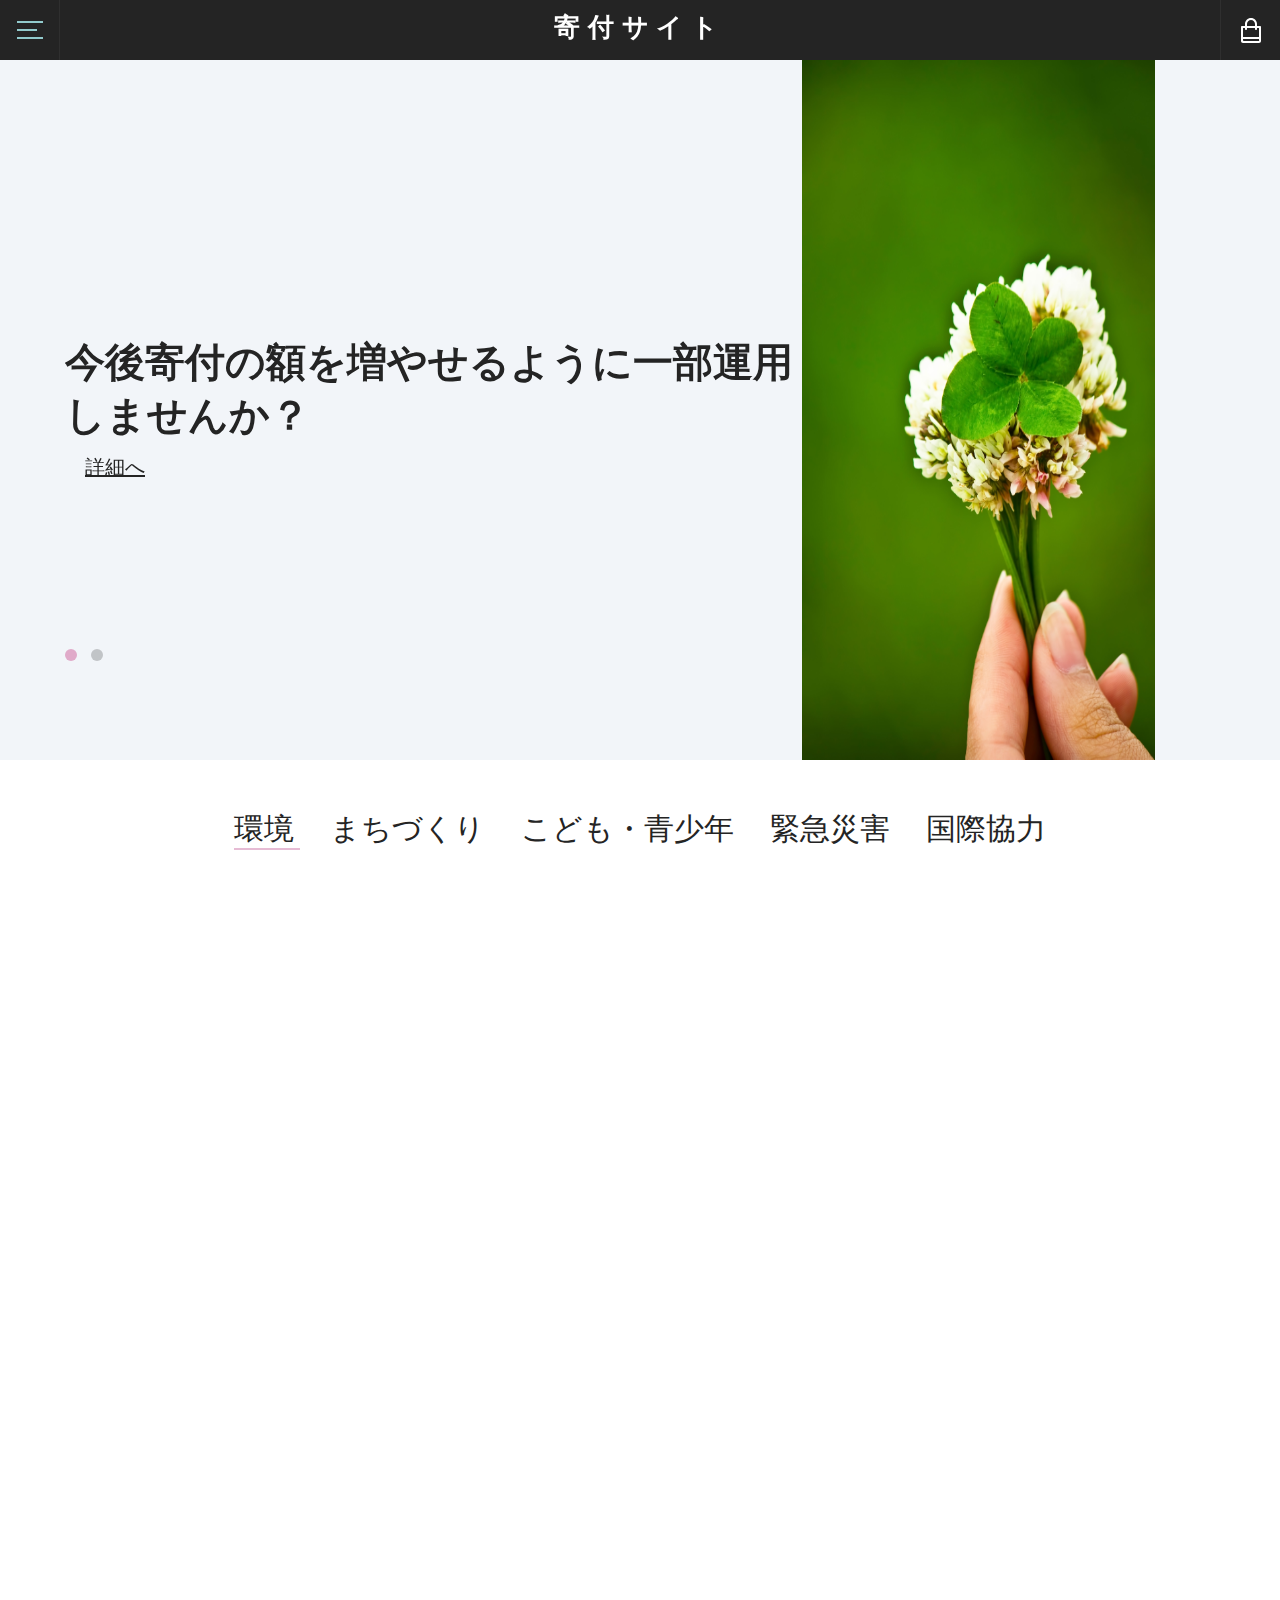
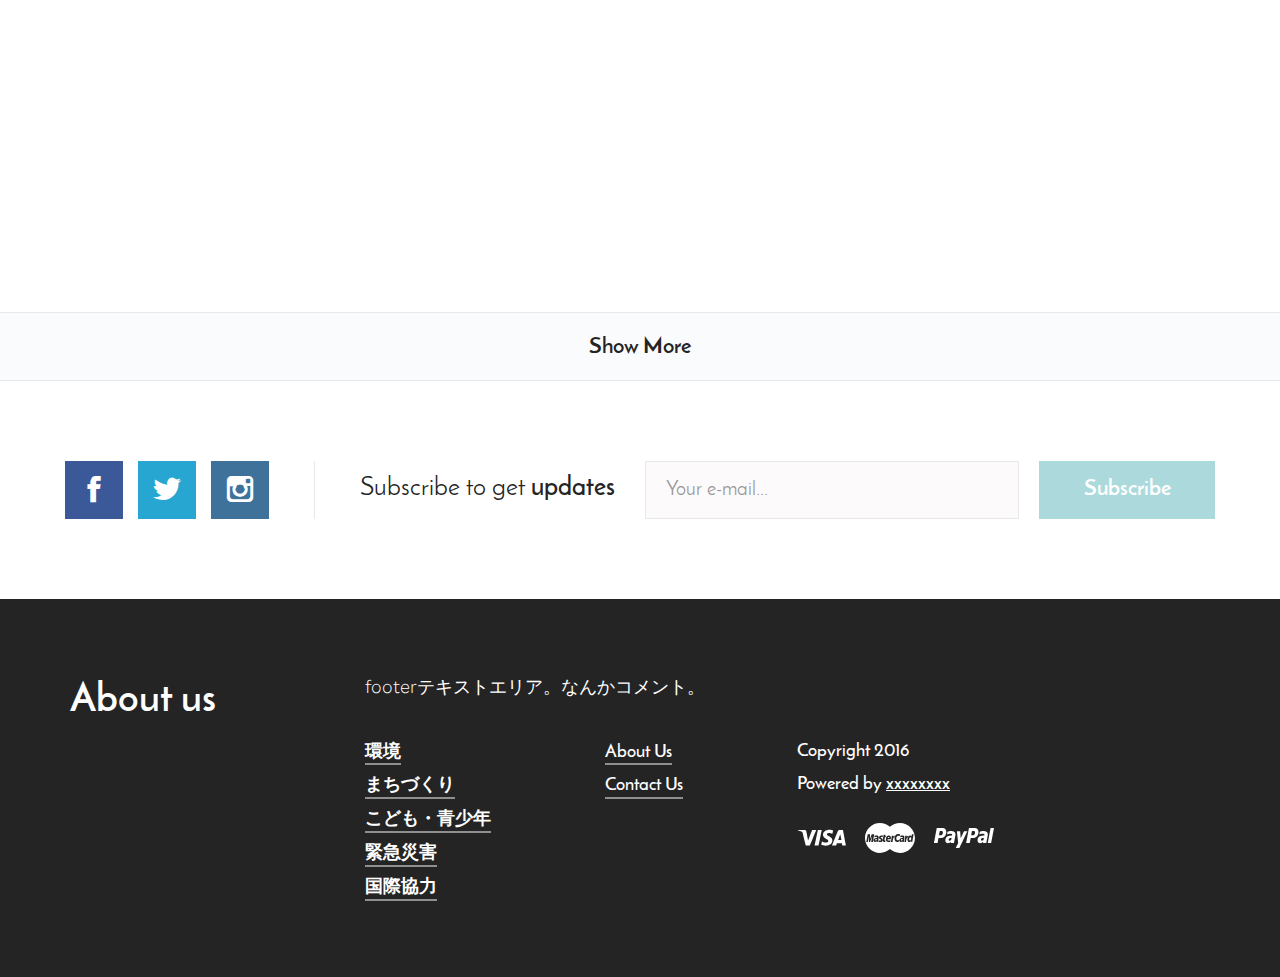
<file: src/main/webapp/index.html>
<!DOCTYPE html>
<html lang="ru">
  <head>
    <meta charset="UTF-8"/>
    <title>寄付サイト</title>
    <meta name="viewport" content="width=device-width"/>
    <link rel="stylesheet" media="all" href="styles/main_global.css"/>
  </head>
  <body>
    <header class="header">
      <div class="header_main_row headerRow"><a href="#" class="sidebar_open_link nav_mod navOpen">
          <svg height="18" width="26" xmlns:xlink="http://www.w3.org/1999/xlink" xmlns="http://www.w3.org/2000/svg" viewbox="0 0 26 18">
            <path fill="#ffffff" fill-rule="evenodd" d="M 0 18 C 0 18 0 16 0 16 C 0 16 26 16 26 16 C 26 16 26 18 26 18 C 26 18 0 18 0 18 Z M 0 0 C 0 0 26 0 26 0 C 26 0 26 2 26 2 C 26 2 0 2 0 2 C 0 2 0 0 0 0 Z M 20 10 C 20 10 0 10 0 10 C 0 10 0 8 0 8 C 0 8 20 8 20 8 C 20 8 20 10 20 10 Z"></path>
          </svg></a>
        <div class="logo_wrap header_mod"><a href="#" class="logo_text">寄付サイト</a></div><a href="#" class="sidebar_open_link cart_mod cartOpen">
          <svg height="25" width="20" xmlns:xlink="http://www.w3.org/1999/xlink" xmlns="http://www.w3.org/2000/svg" viewbox="0 0 20 25">
            <path fill="#ffffff" fill-rule="evenodd" d="M 19 8 C 19 8 16 8 16 8 C 16 8 16 6 16 6 C 16 2.69 13.31 0 10 0 C 6.69 0 4 2.69 4 6 C 4 6 4 8 4 8 C 4 8 1 8 1 8 C 0.45 8 0 8.45 0 9 C 0 9 0 10 0 10 C 0 10 0 23 0 23 C 0 24.1 0.89 25 2 25 C 2 25 18 25 18 25 C 19.11 25 20 24.1 20 23 C 20 23 20 10 20 10 C 20 10 20 9 20 9 C 20 8.45 19.55 8 19 8 Z M 6 6 C 6 3.79 7.79 2 10 2 C 12.21 2 14 3.79 14 6 C 14 6 14 8 14 8 C 14 8 6 8 6 8 C 6 8 6 6 6 6 Z M 18 22 C 18 22.55 18.55 23 18 23 C 18 23 3 23 3 23 C 2.45 23 2 22.55 2 22 C 2 22 2 21 2 21 C 2 21 18 21 18 21 C 18 21 18 22 18 22 Z M 18 19 C 18 19 2 19 2 19 C 2 19 2 10 2 10 C 2 10 4 10 4 10 C 4 10 4 11 4 11 C 4 11.55 4.45 12 5 12 C 5.55 12 6 11.55 6 11 C 6 11 6 10 6 10 C 6 10 14 10 14 10 C 14 10 14 11 14 11 C 14 11.55 14.45 12 15 12 C 15.55 12 16 11.55 16 11 C 16 11 16 10 16 10 C 16 10 18 10 18 10 C 18 10 18 19 18 19 Z"></path>
          </svg></a>
      </div>
      <!-- sidebars-->
      <div class="nav_sidebar navSidebar">
        <dl class="form_cell search_mod">
          <dt class="form_c_hline search_mod hline_hide_mod">
            <label for="search_header">Search</label>
          </dt>
          <dd class="form_c_f_w search_mod hline_hide_mod">
            <input type="text" id="search_header" placeholder="Search" class="f_c_field search_mod "/><a href="#" class="header_search_link"></a><a href="#" class="sidebar_close_btn navClose"></a>
          </dd>
        </dl>
        <ul class="cat_list header_mod">
          <li class="cat_item header_mod"><a href="#" class="cat_link header_mod">環境</a></li>
          <li class="cat_item header_mod"><a href="#" class="cat_link header_mod">まちづくり</a></li>
          <li class="cat_item header_mod"><a href="#" class="cat_link header_mod">こども・青少年</a></li>
          <li class="cat_item header_mod"><a href="#" class="cat_link header_mod">緊急災害</a></li>
          <li class="cat_item header_mod"><a href="#" class="cat_link header_mod">国際協力</a></li>
        </ul>
        <nav>
          <ul class="main_menu_list header_mod">
            <li class="main_menu_item header_mod"><a href="#" class="main_menu_link header_mod">About Us</a></li>
            <li class="main_menu_item header_mod"><a href="#" class="main_menu_link header_mod">Contact Us</a></li>
          </ul>
        </nav>
      </div>
      <!--カートの中身-->
      <div class="cart_sidebar cartSidebar">
        <div class="cart_header"><span class="cart_amount">2</span><a href="#" class="sidebar_close_btn cartClose"></a></div>
        <ul class="product_list cart_mod">
          <li class="product_item cart_mod">
            <div class="product_block cart_mod">
              <div class="product_i_w cart_mod"><img alt="" src="i/product_16.jpg" class="product_i cart_mod"/></div>
              <div class="product_info cart_mod"><a href="#" class="product_title cart_mod">国産材・間伐材の割り箸を<br>広げたい！プロジェクト</a><span class="product_price cart_mod">3,000円</span><a href="#" class="product_remove cart_mod">Delete</a></div>
            </div>
          </li>
        </ul>
        <div class="cart_footer">
          <div class="cart_total">
            <dl>
              <dt class="title">寄付額</dt>
              <dd class="def">3,000円</dd>
            </dl>
          </div><a href="pay.html" class="cart_check_btn">レジへ</a>
        </div>
      </div>
    </header>
    <div class="wrapper">
      <div class="base">
        <div class="home_slider_w parallaxWrap">
          <div class="home_slider_in parallaxTarget">
            <ul class="home_slider_list homeSlider">
              <li class="home_slider_item">
                <article class="product_block slider_mod">
                  <div class="product_info slider_mod"><span class="product_title slider_mod">今後寄付の額を増やせるように一部運用しませんか？</span><a href="catalog.html" class="product_buy slider_mod">詳細へ</a></div>
                  <div class="product_i_w slider_mod">
                    <div class="product_i_w_in slider_mod chair_mod"><img alt="" src="i/product_1.jpg" width="６００" height="700" class="product_i slider_mod chair_mod"></div>
                  </div>
                </article>
              </li>
              <li class="home_slider_item">
                <article class="product_block slider_mod">
                  <div class="product_info slider_mod"><span class="product_title slider_mod">xxxxxxxxxxxxxxxxx</span><a href="item.html" class="product_buy slider_mod">詳細へ</a></div>
                  <div class="product_i_w slider_mod">
                    <div class="product_i_w_in slider_mod"><img alt="" src="i/product_2.jpg" class="product_i slider_mod clock_mod"><span class="product_i_label slider_mod v2_mod">new</span></div>
                  </div>
                </article>
              </li>
            </ul>
          </div>
        </div>
        <div class="parallax_post_w parallaxPost">
          <div class="home_categories_w">
            <ul class="cat_list home_mod">
              <li class="cat_item home_mod"><a href="catalog.html" class="cat_link home_mod active_mod">環境</a></li>
              <li class="cat_item home_mod"><a href="catalog.html" class="cat_link home_mod">まちづくり</a></li>
              <li class="cat_item home_mod"><a href="catalog.html" class="cat_link home_mod">こども・青少年</a></li>
              <li class="cat_item home_mod"><a href="catalog.html" class="cat_link home_mod">緊急災害</a></li>
              <li class="cat_item home_mod"><a href="catalog.html" class="cat_link home_mod">国際協力</a></li>
            </ul>
            <div class="home_categories_select">
              <dl class="form_cell form_cell_v1_mod">
                <dt class="form_c_hline form_v1_mod hline_hide_mod">
                  <label for="color_chose">Category</label>
                </dt>
                <dd class="form_c_f_w form_v1_mod hline_hide_mod">
                  <select id="color_chose" data-placeholder="" class="f_c_field default_mod chosenTarget category_mod select_rediz_coosen">
                    <option value="Featured">環境</option>
                    <option value="Furniture">まちづくり</option>
                    <option value="Decoration">こども・青少年</option>
                    <option value="Lighting">緊急災害</option>
                    <option value="Electronics">国際協力</option>
                  </select>
                </dd>
              </dl>
            </div>
          </div>
          <ul class="grid_list v1_mod">
            <li class="grid_item v1_mod"><a href="item.html" data-animation_name="fadeIn" class="product_block grid_mod animationTarget">
                <div class="product_i_w grid_mod"><img alt="" src="i/product_3.jpg" class="product_i grid_mod"></div>
                <div class="product_info grid_mod"><span class="product_cat grid_mod">環境</span><span class="product_title grid_mod">イエメン人道危機対応</span><span class="product_price grid_mod">5000円〜</span></div></a></li>
            <li class="grid_item v1_mod"><a href="item.html" data-animation_name="fadeIn" class="product_block grid_mod animationTarget">
                <div class="product_i_w grid_mod"><img alt="" src="i/product_4.png" class="product_i grid_mod"></div>
                <div class="product_info grid_mod"><span class="product_cat grid_mod">まちづくり</span><span class="product_title grid_mod">宮城県山元町で行う海岸防災林再生プロジェクト</span><span class="product_price grid_mod">3000円〜</span></div></a></li>
            <li class="grid_item v1_mod"><a href="item.html" data-animation_name="fadeIn" class="product_block grid_mod animationTarget">
                <div class="product_i_w grid_mod"><img alt="" src="i/product_4.png" class="product_i grid_mod"></div>
                <div class="product_info grid_mod"><span class="product_cat grid_mod">こども・青少年</span><span class="product_title grid_mod"><span>栄養不足の赤ちゃんを救う！　<br>ガーナ乳幼児栄養改善事業</span></span><span class="product_price grid_mod">3000円〜</span></div></a></li>
            <li class="grid_item v1_mod"><a href="item.html" data-animation_name="fadeIn" class="product_block grid_mod animationTarget">
                <div class="product_i_w grid_mod"><img alt="" src="i/product_3.png" class="product_i grid_mod"></div>
                <div class="product_info grid_mod"><span class="product_cat grid_mod">環境</span><span class="product_title grid_mod">イエメン人道危機対応</span><span class="product_price grid_mod">5000円〜</span></div></a></li>
            <li class="grid_item v1_mod"><a href="item.html" data-animation_name="fadeIn" class="product_block grid_mod animationTarget">
                <div class="product_i_w grid_mod"><img alt="" src="i/product_4.png" class="product_i grid_mod"></div>
                <div class="product_info grid_mod"><span class="product_cat grid_mod">まちづくり</span><span class="product_title grid_mod">宮城県山元町で行う海岸防災林再生プロジェクト</span><span class="product_price grid_mod">3000円〜</span></div></a></li>
            <li class="grid_item v1_mod"><a href="item.html" data-animation_name="fadeIn" class="product_block grid_mod animationTarget">
                <div class="product_i_w grid_mod"><img alt="" src="i/product_4.png" class="product_i grid_mod"></div>
                <div class="product_info grid_mod"><span class="product_cat grid_mod">こども・青少年</span><span class="product_title grid_mod"><span>栄養不足の赤ちゃんを救う！　<br>ガーナ乳幼児栄養改善事業</span></span><span class="product_price grid_mod">3000円〜</span></div></a></li>    
          </ul><a href="#" class="show_more_btn grid_mod">Show More</a>
        </div>
      </div>
      <footer class="footer">
        <div class="top_footer">
          <ul class="social_list">
            <li class="social_item"><a href="#" class="social_link facebook_mod ">facebook</a></li>
            <li class="social_item"><a href="#" class="social_link twitter_mod ">twitter</a></li>
            <li class="social_item"><a href="#" class="social_link insta_mod ">insta</a></li>
          </ul>
          <div class="subscribe_block"><span class="subscribe_title">Subscribe to get <strong>updates</strong></span>
            <form class="subscribe_form">
              <dl class="form_cell form_cell_v1_mod">
                <dt class="form_c_hline form_v1_mod hline_hide_mod">
                  <label for="email_subscribe">Email</label>
                </dt>
                <dd class="form_c_f_w form_v1_mod hline_hide_mod">
                  <input type="email" id="email_subscribe" placeholder="Your e-mail..." class="f_c_field default_mod subscribe_mod"/>
                </dd>
              </dl>
              <button class="subscribe_btn">Subscribe</button>
            </form>
          </div>
        </div>
        <div class="footer_in_hold">
          <div class="footer_in">
            <div class="footer_first_row">
              <h4 class="footer_title">About us</h4>
            </div>
            <div class="footer_sec_row">
              <div class="footer_text">
                <p>footerテキストエリア。なんかコメント。</p>
              </div>
              <div class="footer_split">
                <ul class="cat_list footer_mod">
                  <li class="cat_item footer_mod"><a href="catalog.html" class="cat_link footer_mod">環境</a></li>
                  <li class="cat_item footer_mod"><a href="catalog.html" class="cat_link footer_mod">まちづくり</a></li>
                  <li class="cat_item footer_mod"><a href="catalog.html" class="cat_link footer_mod">こども・青少年</a></li>
                  <li class="cat_item footer_mod"><a href="catalog.html" class="cat_link footer_mod">緊急災害</a></li>
                  <li class="cat_item footer_mod"><a href="catalog.html" class="cat_link footer_mod">国際協力</a></li>                
                </ul>
                <ul class="main_menu_list footer_mod">
                  <li class="main_menu_item footer_mod"><a href="#" class="main_menu_link footer_mod">About Us</a></li>
                  <li class="main_menu_item footer_mod"><a href="#" class="main_menu_link footer_mod">Contact Us</a></li>
                </ul>
                <div class="footer_info">
                  <p>Copyright 2016</p>
                  <p>Powered by <a href="#">xxxxxxxx</a></p>
                  <ul class="bank_list">
                    <li class="bank_item"><a href="#" class="bank_link"><img alt="" src="i/visa.svg" class="bank_i"/></a></li>
                    <li class="bank_item"><a href="#" class="bank_link"><img alt="" src="i/mastercard.svg" class="bank_i"/></a></li>
                    <li class="bank_item"><a href="#" class="bank_link"><img alt="" src="i/paypal.svg" class="bank_i"/></a></li>
                  </ul>
                </div>
              </div>
            </div>
          </div>
        </div>
      </footer>
    </div>
    <script src="//ajax.googleapis.com/ajax/libs/jquery/1.11.1/jquery.min.js"></script>
    <script>window.jQuery || document.write('<script src="js/jquery-1.11.1.min.js"><\/script>')</script>
    <script src="js/all.js"></script>
    <script src="js/main.js"></script>
  </body>
</html>
</file>
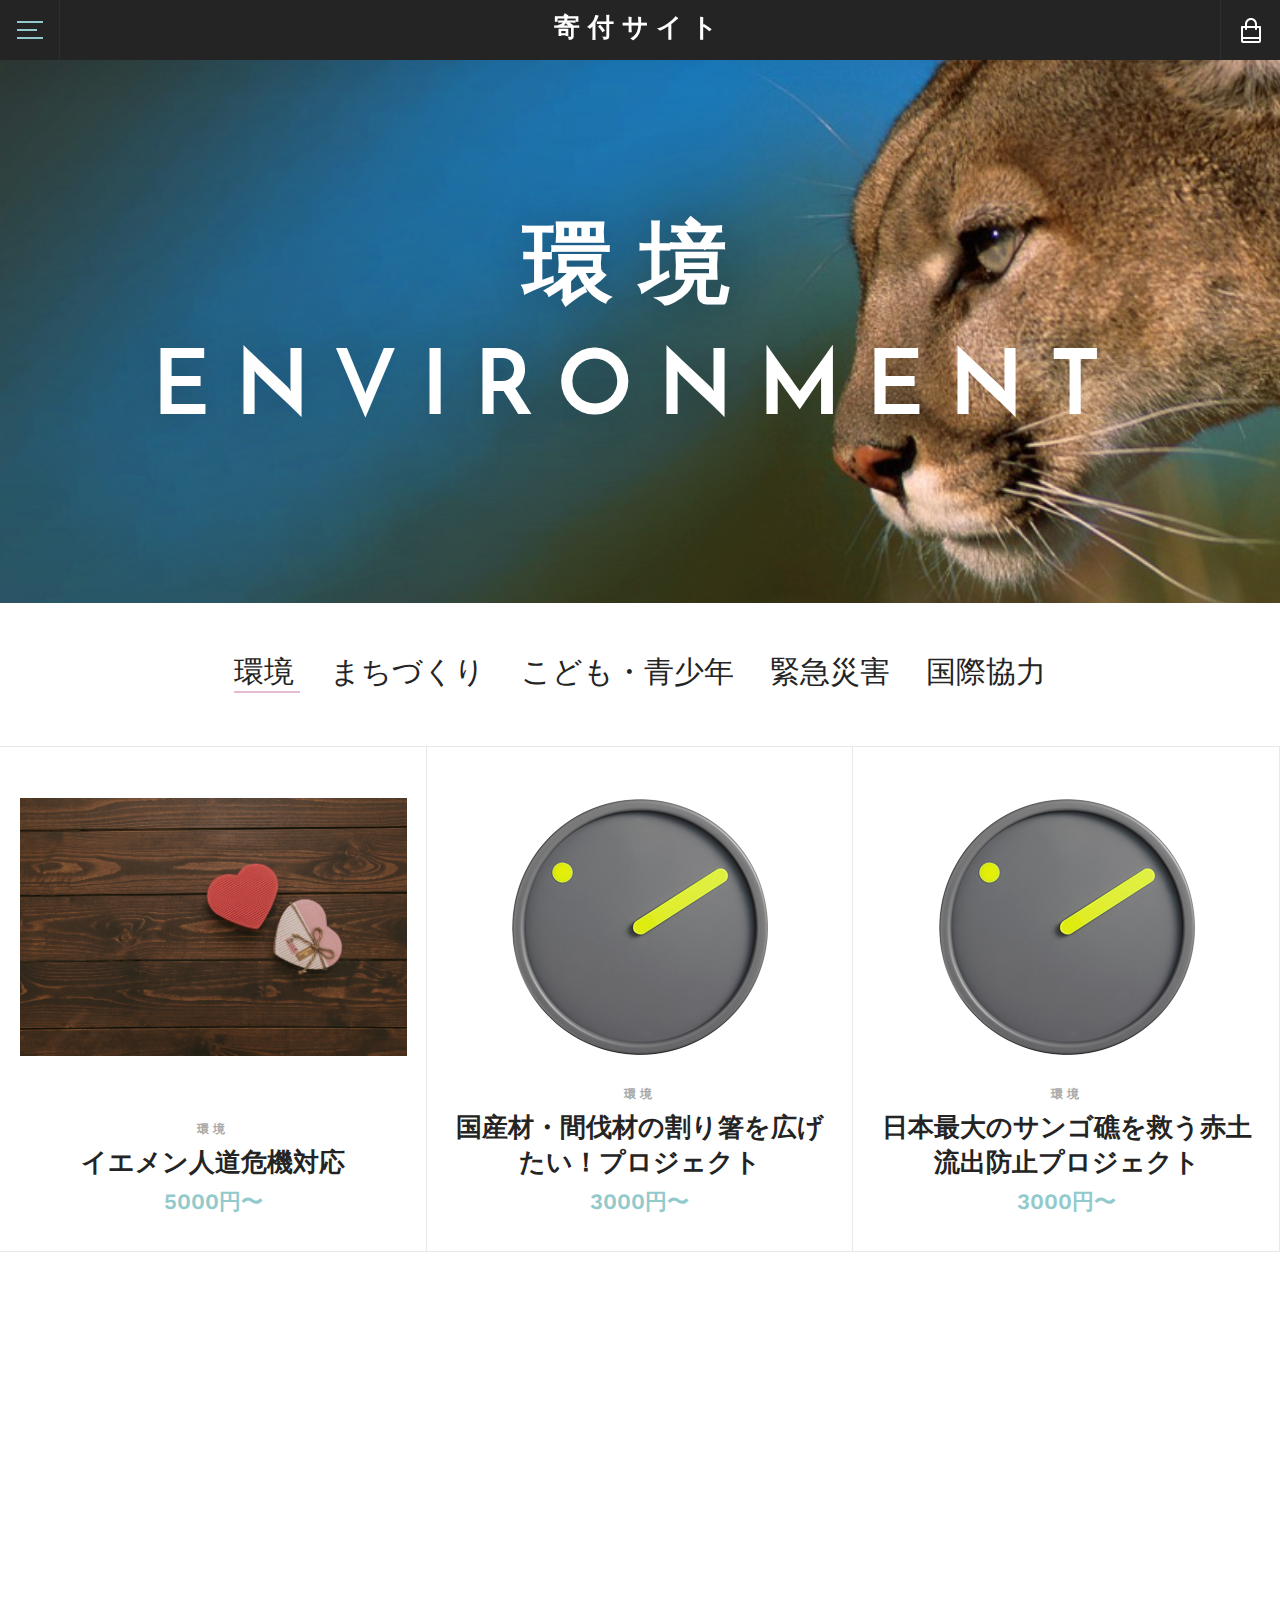
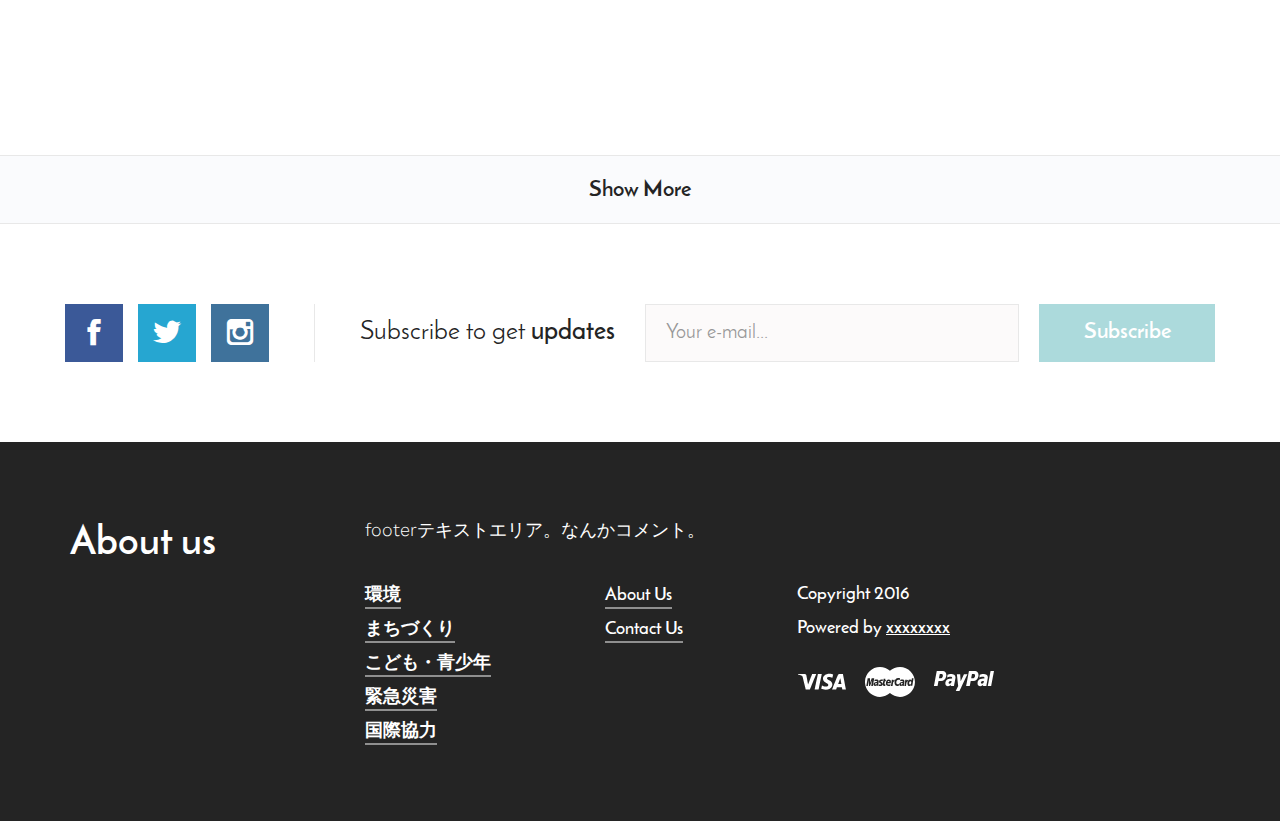
<file: src/main/webapp/catalog.html>
<!DOCTYPE html>
<html lang="ru">
  <head>
    <meta charset="UTF-8"/>
    <title>カテゴリ</title>
    <meta name="viewport" content="width=device-width"/>
    <link rel="stylesheet" media="all" href="styles/main_global.css"/>
  </head>
  <body>
    <header class="header">
      <div class="header_main_row headerRow"><a href="#" class="sidebar_open_link nav_mod navOpen">
          <svg height="18" width="26" xmlns:xlink="http://www.w3.org/1999/xlink" xmlns="http://www.w3.org/2000/svg" viewbox="0 0 26 18">
            <path fill="#ffffff" fill-rule="evenodd" d="M 0 18 C 0 18 0 16 0 16 C 0 16 26 16 26 16 C 26 16 26 18 26 18 C 26 18 0 18 0 18 Z M 0 0 C 0 0 26 0 26 0 C 26 0 26 2 26 2 C 26 2 0 2 0 2 C 0 2 0 0 0 0 Z M 20 10 C 20 10 0 10 0 10 C 0 10 0 8 0 8 C 0 8 20 8 20 8 C 20 8 20 10 20 10 Z"></path>
          </svg></a>
        <div class="logo_wrap header_mod"><a href="#" class="logo_text">寄付サイト</a></div><a href="#" class="sidebar_open_link cart_mod cartOpen">
          <svg height="25" width="20" xmlns:xlink="http://www.w3.org/1999/xlink" xmlns="http://www.w3.org/2000/svg" viewbox="0 0 20 25">
            <path fill="#ffffff" fill-rule="evenodd" d="M 19 8 C 19 8 16 8 16 8 C 16 8 16 6 16 6 C 16 2.69 13.31 0 10 0 C 6.69 0 4 2.69 4 6 C 4 6 4 8 4 8 C 4 8 1 8 1 8 C 0.45 8 0 8.45 0 9 C 0 9 0 10 0 10 C 0 10 0 23 0 23 C 0 24.1 0.89 25 2 25 C 2 25 18 25 18 25 C 19.11 25 20 24.1 20 23 C 20 23 20 10 20 10 C 20 10 20 9 20 9 C 20 8.45 19.55 8 19 8 Z M 6 6 C 6 3.79 7.79 2 10 2 C 12.21 2 14 3.79 14 6 C 14 6 14 8 14 8 C 14 8 6 8 6 8 C 6 8 6 6 6 6 Z M 18 22 C 18 22.55 18.55 23 18 23 C 18 23 3 23 3 23 C 2.45 23 2 22.55 2 22 C 2 22 2 21 2 21 C 2 21 18 21 18 21 C 18 21 18 22 18 22 Z M 18 19 C 18 19 2 19 2 19 C 2 19 2 10 2 10 C 2 10 4 10 4 10 C 4 10 4 11 4 11 C 4 11.55 4.45 12 5 12 C 5.55 12 6 11.55 6 11 C 6 11 6 10 6 10 C 6 10 14 10 14 10 C 14 10 14 11 14 11 C 14 11.55 14.45 12 15 12 C 15.55 12 16 11.55 16 11 C 16 11 16 10 16 10 C 16 10 18 10 18 10 C 18 10 18 19 18 19 Z"></path>
          </svg></a>
      </div>
      <!-- sidebars-->
      <div class="nav_sidebar navSidebar">
        <dl class="form_cell search_mod">
          <dt class="form_c_hline search_mod hline_hide_mod">
            <label for="search_header">Search</label>
          </dt>
          <dd class="form_c_f_w search_mod hline_hide_mod">
            <input type="text" id="search_header" placeholder="Search" class="f_c_field search_mod "/><a href="#" class="header_search_link"></a><a href="#" class="sidebar_close_btn navClose"></a>
          </dd>
        </dl>
        <ul class="cat_list header_mod">
          <li class="cat_item header_mod"><a href="#" class="cat_link header_mod">環境</a></li>
          <li class="cat_item header_mod"><a href="#" class="cat_link header_mod">まちづくり</a></li>
          <li class="cat_item header_mod"><a href="#" class="cat_link header_mod">こども・青少年</a></li>
          <li class="cat_item header_mod"><a href="#" class="cat_link header_mod">緊急災害</a></li>
          <li class="cat_item header_mod"><a href="#" class="cat_link header_mod">国際協力</a></li>
        </ul>
        <nav>
          <ul class="main_menu_list header_mod">
            <li class="main_menu_item header_mod"><a href="#" class="main_menu_link header_mod">About Us</a></li>
            <li class="main_menu_item header_mod"><a href="#" class="main_menu_link header_mod">Contact Us</a></li>
          </ul>
        </nav>
      </div>
      <!--カートの中身-->
      <div class="cart_sidebar cartSidebar">
        <div class="cart_header"><span class="cart_amount">2</span><a href="#" class="sidebar_close_btn cartClose"></a></div>
        <ul class="product_list cart_mod">
          <li class="product_item cart_mod">
            <div class="product_block cart_mod">
              <div class="product_i_w cart_mod"><img alt="" src="i/product_16.jpg" class="product_i cart_mod"/></div>
              <div class="product_info cart_mod"><a href="#" class="product_title cart_mod">国産材・間伐材の割り箸を<br>広げたい！プロジェクト</a><span class="product_price cart_mod">3,000円</span><a href="#" class="product_remove cart_mod">Delete</a></div>
            </div>
          </li>
        </ul>
        <div class="cart_footer">
          <div class="cart_total">
            <dl>
              <dt class="title">寄付額</dt>
              <dd class="def">3,000円</dd>
            </dl>
          </div><a href="pay.html" class="cart_check_btn">レジへ</a>
        </div>
      </div>
    </header>
    <div class="wrapper">
      <div class="base">
        <div class="page_head_block parallaxContainer"><span data-layer-depth="0.2" data-array-index="1" class="page_head_bg parallaxLayer"></span>
          <h1 data-layer-depth="0.1" data-array-index="0" class="page_head_title parallaxLayer">環境　<br>environment</h1>
        </div>
        <div class="home_categories_w">
          <ul class="cat_list home_mod">
              <li class="cat_item home_mod"><a href="#" class="cat_link home_mod active_mod">環境</a></li>
              <li class="cat_item home_mod"><a href="#" class="cat_link home_mod">まちづくり</a></li>
              <li class="cat_item home_mod"><a href="#" class="cat_link home_mod">こども・青少年</a></li>
              <li class="cat_item home_mod"><a href="#" class="cat_link home_mod">緊急災害</a></li>
              <li class="cat_item home_mod"><a href="#" class="cat_link home_mod">国際協力</a></li>
          </ul>
          <div class="home_categories_select">
            <dl class="form_cell form_cell_v1_mod">
              <dt class="form_c_hline form_v1_mod hline_hide_mod">
                <label for="color_chose">Category</label>
              </dt>
              <dd class="form_c_f_w form_v1_mod hline_hide_mod">
                <select id="color_chose" data-placeholder="" class="f_c_field default_mod chosenTarget category_mod select_rediz_coosen">
                    <option value="Featured">環境</option>
                    <option value="Furniture">まちづくり</option>
                    <option value="Decoration">こども・青少年</option>
                    <option value="Lighting">緊急災害</option>
                    <option value="Electronics">国際協力</option>
                </select>
              </dd>
            </dl>
          </div>
        </div>
        <ul class="grid_list v1_mod">
            <li class="grid_item v1_mod"><a href="item.html" data-animation_name="fadeIn" class="product_block grid_mod animationTarget">
                <div class="product_i_w grid_mod"><img alt="" src="i/product_3.jpg" class="product_i grid_mod"></div>
                <div class="product_info grid_mod"><span class="product_cat grid_mod">環境</span><span class="product_title grid_mod">イエメン人道危機対応</span><span class="product_price grid_mod">5000円〜</span></div></a></li>
            <li class="grid_item v1_mod"><a href="item.html" data-animation_name="fadeIn" class="product_block grid_mod animationTarget">
                <div class="product_i_w grid_mod"><img alt="" src="i/product_4.png" class="product_i grid_mod"></div>
                <div class="product_info grid_mod"><span class="product_cat grid_mod">環境</span><span class="product_title grid_mod">国産材・間伐材の割り箸を広げたい！プロジェクト</span><span class="product_price grid_mod">3000円〜</span></div></a></li>
            <li class="grid_item v1_mod"><a href="item.html" data-animation_name="fadeIn" class="product_block grid_mod animationTarget">
                <div class="product_i_w grid_mod"><img alt="" src="i/product_4.png" class="product_i grid_mod"></div>
                <div class="product_info grid_mod"><span class="product_cat grid_mod">環境</span><span class="product_title grid_mod"><span>日本最大のサンゴ礁を救う赤土流出防止プロジェクト</span></span><span class="product_price grid_mod">3000円〜</span></div></a></li>
            <li class="grid_item v1_mod"><a href="item.html" data-animation_name="fadeIn" class="product_block grid_mod animationTarget">
                <div class="product_i_w grid_mod"><img alt="" src="i/product_3.png" class="product_i grid_mod"></div>
                <div class="product_info grid_mod"><span class="product_cat grid_mod">環境</span><span class="product_title grid_mod">「箕面の森の守りびと」になりませんか？</span><span class="product_price grid_mod">5000円〜</span></div></a></li>
            <li class="grid_item v1_mod"><a href="item.html" data-animation_name="fadeIn" class="product_block grid_mod animationTarget">
                <div class="product_i_w grid_mod"><img alt="" src="i/product_4.png" class="product_i grid_mod"></div>
                <div class="product_info grid_mod"><span class="product_cat grid_mod">環境</span><span class="product_title grid_mod">宮城県山元町で行う海岸防災林再生プロジェクト</span><span class="product_price grid_mod">3000円〜</span></div></a></li>
            <li class="grid_item v1_mod"><a href="item.html" data-animation_name="fadeIn" class="product_block grid_mod animationTarget">
                <div class="product_i_w grid_mod"><img alt="" src="i/product_4.png" class="product_i grid_mod"></div>
                <div class="product_info grid_mod"><span class="product_cat grid_mod">環境</span><span class="product_title grid_mod"><span>ワシントン条約プロジェクト</span></span><span class="product_price grid_mod">3000円〜</span></div></a></li>    
        </ul><a href="#" class="show_more_btn grid_mod">Show More</a>
      </div>
      <footer class="footer">
        <div class="top_footer">
          <ul class="social_list">
            <li class="social_item"><a href="#" class="social_link facebook_mod ">facebook</a></li>
            <li class="social_item"><a href="#" class="social_link twitter_mod ">twitter</a></li>
            <li class="social_item"><a href="#" class="social_link insta_mod ">insta</a></li>
          </ul>
          <div class="subscribe_block"><span class="subscribe_title">Subscribe to get <strong>updates</strong></span>
            <form class="subscribe_form">
              <dl class="form_cell form_cell_v1_mod">
                <dt class="form_c_hline form_v1_mod hline_hide_mod">
                  <label for="email_subscribe">Email</label>
                </dt>
                <dd class="form_c_f_w form_v1_mod hline_hide_mod">
                  <input type="email" id="email_subscribe" placeholder="Your e-mail..." class="f_c_field default_mod subscribe_mod"/>
                </dd>
              </dl>
              <button class="subscribe_btn">Subscribe</button>
            </form>
          </div>
        </div>
        <div class="footer_in_hold">
          <div class="footer_in">
            <div class="footer_first_row">
              <h4 class="footer_title">About us</h4>
            </div>
            <div class="footer_sec_row">
              <div class="footer_text">
                <p>footerテキストエリア。なんかコメント。</p>
              </div>
              <div class="footer_split">
                <ul class="cat_list footer_mod">
                  <li class="cat_item footer_mod"><a href="#" class="cat_link footer_mod">環境</a></li>
                  <li class="cat_item footer_mod"><a href="#" class="cat_link footer_mod">まちづくり</a></li>
                  <li class="cat_item footer_mod"><a href="#" class="cat_link footer_mod">こども・青少年</a></li>
                  <li class="cat_item footer_mod"><a href="#" class="cat_link footer_mod">緊急災害</a></li>
                  <li class="cat_item footer_mod"><a href="#" class="cat_link footer_mod">国際協力</a></li> 
                </ul>
                <ul class="main_menu_list footer_mod">
                  <li class="main_menu_item footer_mod"><a href="#" class="main_menu_link footer_mod">About Us</a></li>
                  <li class="main_menu_item footer_mod"><a href="#" class="main_menu_link footer_mod">Contact Us</a></li>
                </ul>
                <div class="footer_info">
                  <p>Copyright 2016</p>
                  <p>Powered by <a href="#">xxxxxxxx</a></p>
                  <ul class="bank_list">
                    <li class="bank_item"><a href="#" class="bank_link"><img alt="" src="i/visa.svg" class="bank_i"/></a></li>
                    <li class="bank_item"><a href="#" class="bank_link"><img alt="" src="i/mastercard.svg" class="bank_i"/></a></li>
                    <li class="bank_item"><a href="#" class="bank_link"><img alt="" src="i/paypal.svg" class="bank_i"/></a></li>
                  </ul>
                </div>
              </div>
            </div>
          </div>
        </div>
      </footer>
    </div>
    <script src="//ajax.googleapis.com/ajax/libs/jquery/1.11.1/jquery.min.js"></script>
    <script>window.jQuery || document.write('<script src="js/jquery-1.11.1.min.js"><\/script>')</script>
    <script src="js/all.js"></script>
    <script src="js/main.js"></script>
  </body>
</html>
</file>
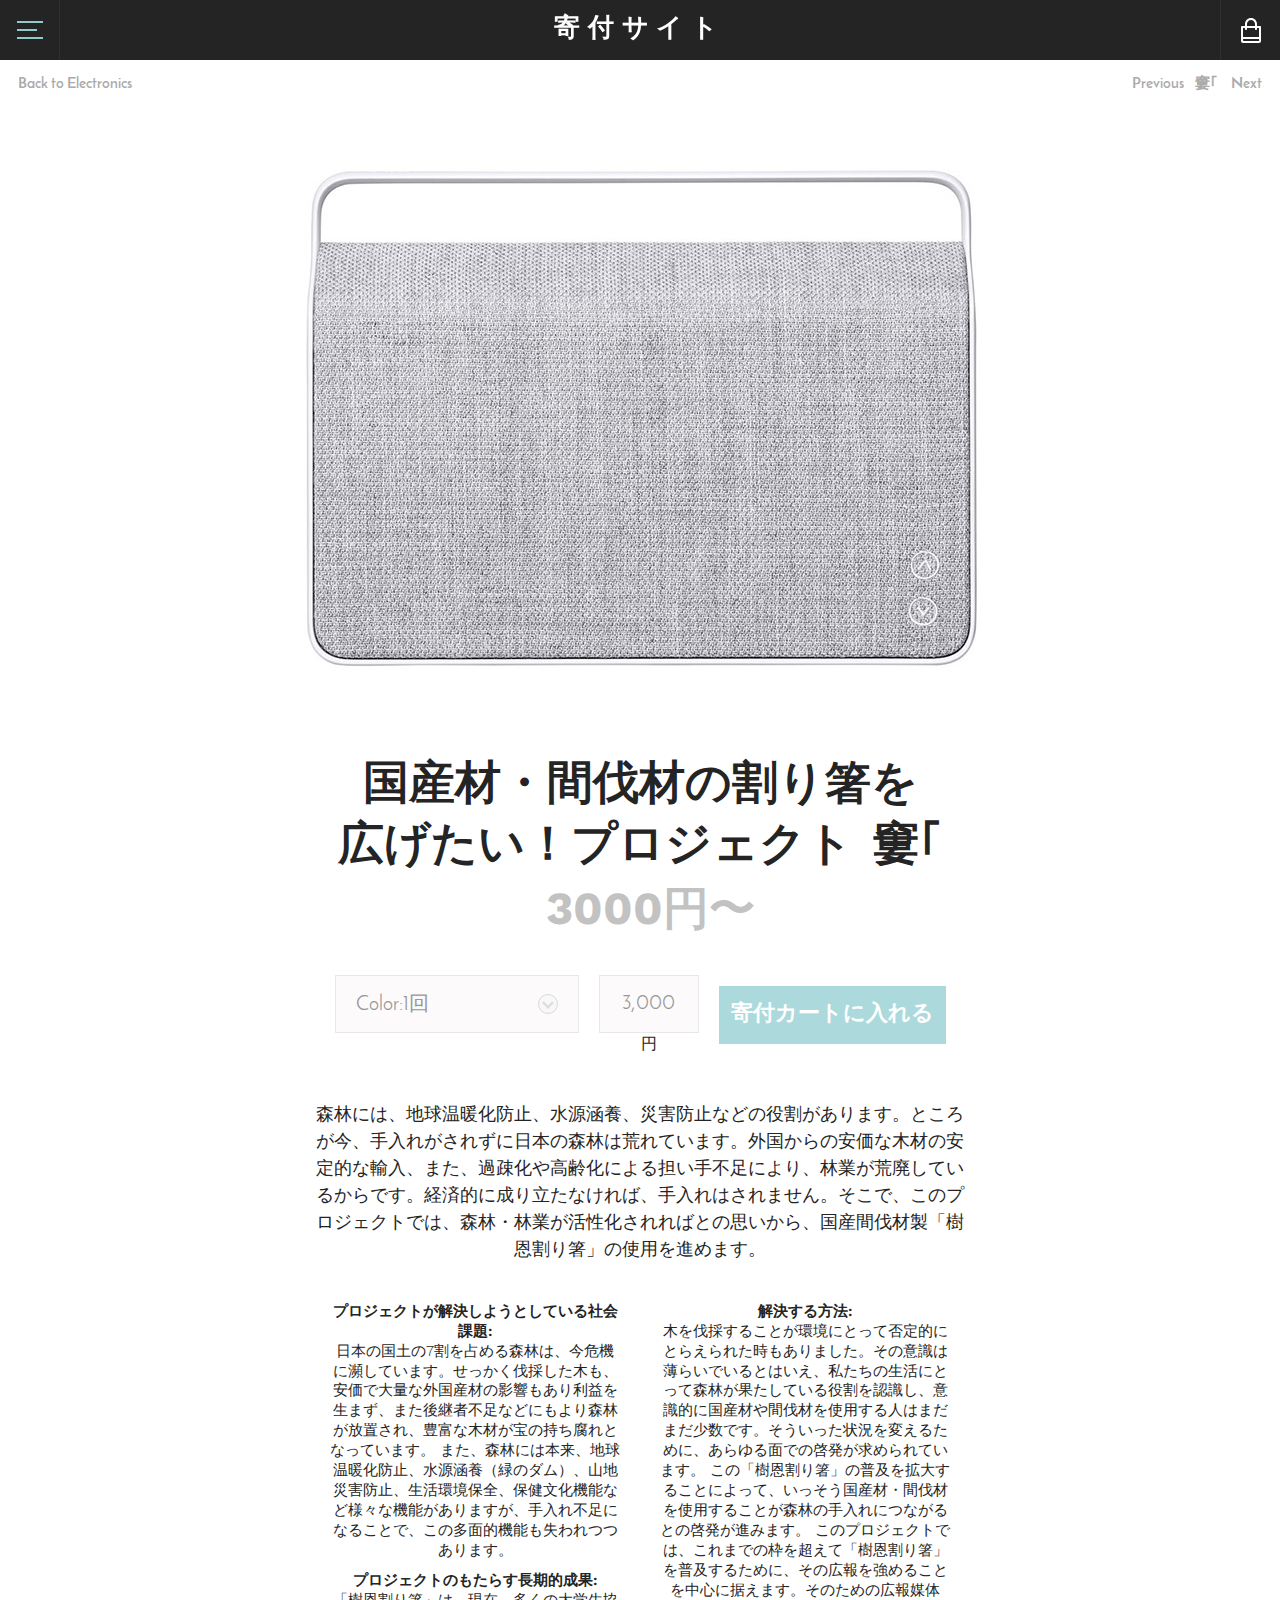
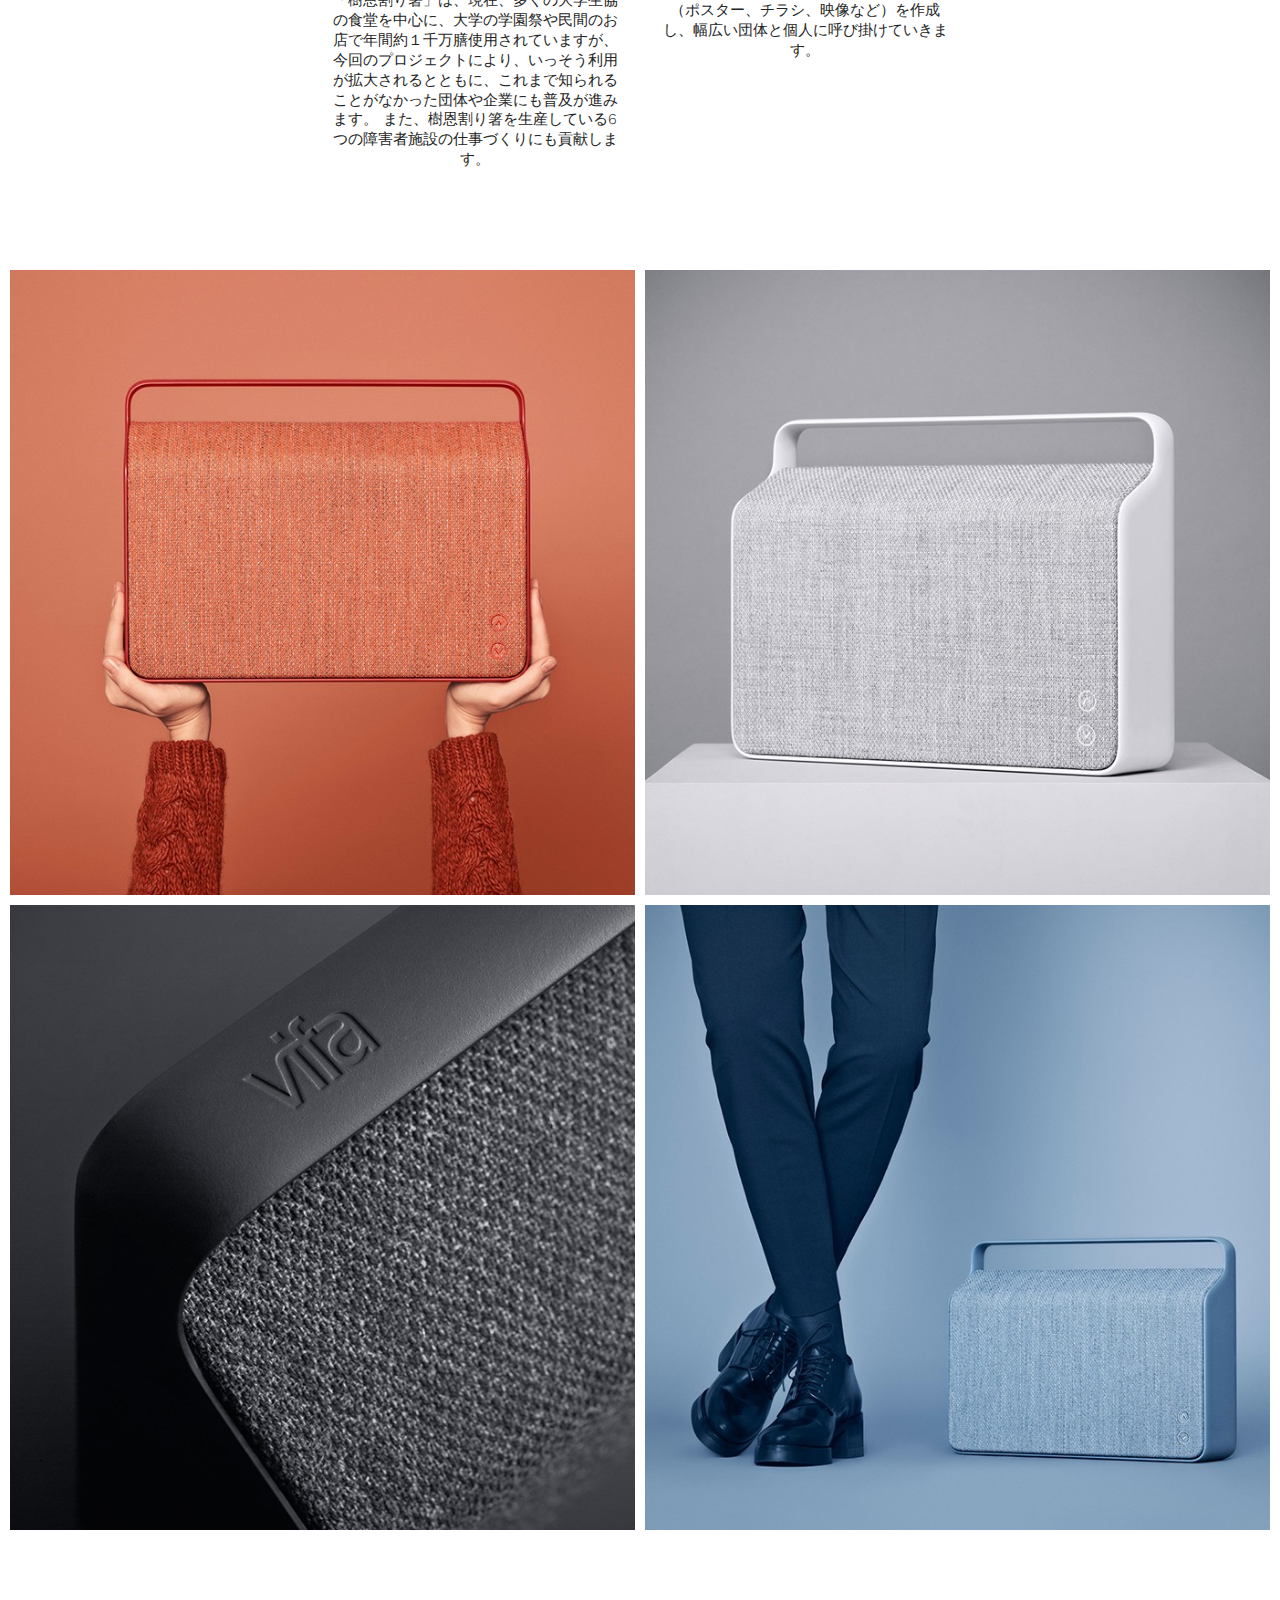
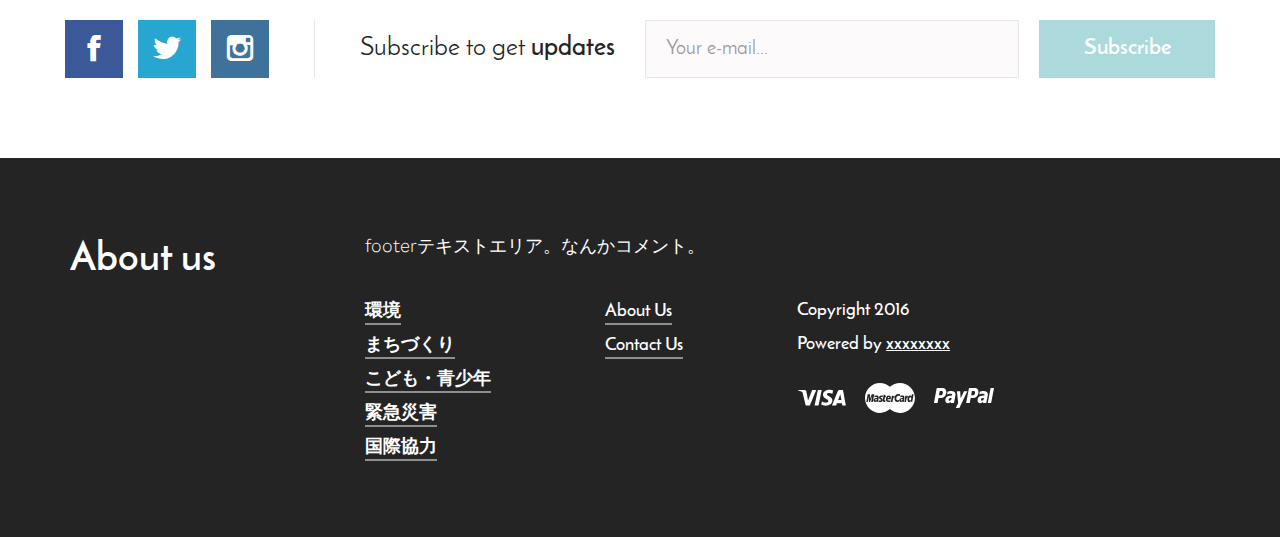
<file: src/main/webapp/item.html>
<!DOCTYPE html>
<html lang="ru">
  <head>
    <meta charset="UTF-8"/>
    <title>詳細</title>
    <meta name="viewport" content="width=device-width"/>
    <link rel="stylesheet" media="all" href="styles/main_global.css"/>
  </head>
  <body>
    <header class="header">
      <div class="header_main_row headerRow"><a href="#" class="sidebar_open_link nav_mod navOpen">
          <svg height="18" width="26" xmlns:xlink="http://www.w3.org/1999/xlink" xmlns="http://www.w3.org/2000/svg" viewbox="0 0 26 18">
            <path fill="#ffffff" fill-rule="evenodd" d="M 0 18 C 0 18 0 16 0 16 C 0 16 26 16 26 16 C 26 16 26 18 26 18 C 26 18 0 18 0 18 Z M 0 0 C 0 0 26 0 26 0 C 26 0 26 2 26 2 C 26 2 0 2 0 2 C 0 2 0 0 0 0 Z M 20 10 C 20 10 0 10 0 10 C 0 10 0 8 0 8 C 0 8 20 8 20 8 C 20 8 20 10 20 10 Z"></path>
          </svg></a>
        <div class="logo_wrap header_mod"><a href="#" class="logo_text">寄付サイト</a></div><a href="#" class="sidebar_open_link cart_mod cartOpen">
          <svg height="25" width="20" xmlns:xlink="http://www.w3.org/1999/xlink" xmlns="http://www.w3.org/2000/svg" viewbox="0 0 20 25">
            <path fill="#ffffff" fill-rule="evenodd" d="M 19 8 C 19 8 16 8 16 8 C 16 8 16 6 16 6 C 16 2.69 13.31 0 10 0 C 6.69 0 4 2.69 4 6 C 4 6 4 8 4 8 C 4 8 1 8 1 8 C 0.45 8 0 8.45 0 9 C 0 9 0 10 0 10 C 0 10 0 23 0 23 C 0 24.1 0.89 25 2 25 C 2 25 18 25 18 25 C 19.11 25 20 24.1 20 23 C 20 23 20 10 20 10 C 20 10 20 9 20 9 C 20 8.45 19.55 8 19 8 Z M 6 6 C 6 3.79 7.79 2 10 2 C 12.21 2 14 3.79 14 6 C 14 6 14 8 14 8 C 14 8 6 8 6 8 C 6 8 6 6 6 6 Z M 18 22 C 18 22.55 18.55 23 18 23 C 18 23 3 23 3 23 C 2.45 23 2 22.55 2 22 C 2 22 2 21 2 21 C 2 21 18 21 18 21 C 18 21 18 22 18 22 Z M 18 19 C 18 19 2 19 2 19 C 2 19 2 10 2 10 C 2 10 4 10 4 10 C 4 10 4 11 4 11 C 4 11.55 4.45 12 5 12 C 5.55 12 6 11.55 6 11 C 6 11 6 10 6 10 C 6 10 14 10 14 10 C 14 10 14 11 14 11 C 14 11.55 14.45 12 15 12 C 15.55 12 16 11.55 16 11 C 16 11 16 10 16 10 C 16 10 18 10 18 10 C 18 10 18 19 18 19 Z"></path>
          </svg></a>
      </div>
      <!-- sidebars-->
      <div class="nav_sidebar navSidebar">
        <dl class="form_cell search_mod">
          <dt class="form_c_hline search_mod hline_hide_mod">
            <label for="search_header">Search</label>
          </dt>
          <dd class="form_c_f_w search_mod hline_hide_mod">
            <input type="text" id="search_header" placeholder="Search" class="f_c_field search_mod "/><a href="#" class="header_search_link"></a><a href="#" class="sidebar_close_btn navClose"></a>
          </dd>
        </dl>
        <ul class="cat_list header_mod">
          <li class="cat_item header_mod"><a href="catalog.html" class="cat_link header_mod">環境</a></li>
          <li class="cat_item header_mod"><a href="catalog.html" class="cat_link header_mod">まちづくり</a></li>
          <li class="cat_item header_mod"><a href="catalog.html" class="cat_link header_mod">こども・青少年</a></li>
          <li class="cat_item header_mod"><a href="catalog.html" class="cat_link header_mod">緊急災害</a></li>
          <li class="cat_item header_mod"><a href="catalog.html" class="cat_link header_mod">国際協力</a></li>
        </ul>
        <nav>
          <ul class="main_menu_list header_mod">
            <li class="main_menu_item header_mod"><a href="#" class="main_menu_link header_mod">About Us</a></li>
            <li class="main_menu_item header_mod"><a href="#" class="main_menu_link header_mod">Contact Us</a></li>
          </ul>
        </nav>
      </div>
      <!--カートの中身-->
      <div class="cart_sidebar cartSidebar">
        <div class="cart_header"><span class="cart_amount">2</span><a href="#" class="sidebar_close_btn cartClose"></a></div>
        <ul class="product_list cart_mod">
          <li class="product_item cart_mod">
            <div class="product_block cart_mod">
              <div class="product_i_w cart_mod"><img alt="" src="i/product_16.jpg" class="product_i cart_mod"/></div>
              <div class="product_info cart_mod"><a href="#" class="product_title cart_mod">国産材・間伐材の割り箸を<br>広げたい！プロジェクト</a><span class="product_price cart_mod">3,000円</span><a href="#" class="product_remove cart_mod">Delete</a></div>
            </div>
          </li>
        </ul>
        <div class="cart_footer">
          <div class="cart_total">
            <dl>
              <dt class="title">寄付額</dt>
              <dd class="def">3,000円</dd>
            </dl>
          </div><a href="pay.html" class="cart_check_btn">レジへ</a>
        </div>
      </div>
    </header>
    <div class="wrapper">
      <div class="base">
        <div class="item_nav">
          <ul class="item_nav_list">
            <li class="item_nav_item"><a href="#" class="item_nav_link">Back to Electronics</a></li>
          </ul>
          <ul class="item_nav_list">
            <li class="item_nav_item"><a href="#" class="item_nav_link">Previous</a></li>
            <li class="item_nav_item"><a href="#" class="item_nav_link">Next</a></li>
          </ul>
        </div>
        <div class="product_block main_mod">
          <div class="product_i_w main_mod"><img alt="" src="i/product_big.jpg" class="product_i main_mod"></div>
          <div class="product_info main_mod">
            <div class="product_meta main_mod">
              <h1 class="product_title main_mod">国産材・間伐材の割り箸を<br>広げたい！プロジェクト</h1><span class="product_price main_mod">3000円〜</span>
            </div>
            <div class="product_converse">
              <div class="product_converse_first">
                <dl class="form_cell form_cell_v1_mod">
                  <dt class="form_c_hline form_v1_mod hline_hide_mod">
                    <label for="color_chose">寄付回数</label>
                  </dt>
                  <dd class="form_c_f_w form_v1_mod hline_hide_mod">
                    <select id="color_chose" data-placeholder="" class="f_c_field default_mod chosenTarget color_mod select_rediz_coosen">
                      <option value="1">1回</option>
                      <option value="2">毎月</option>
                      <option value="3">半年ごと</option>
                      <option value="4">毎年</option>
                    </select>
                  </dd>
                </dl>
              </div>
              <div class="product_converse_sec">
                <dl class="form_cell form_cell_v1_mod">
                  <dt class="form_c_hline form_v1_mod hline_hide_mod">
                    <label for="amount">金額</label>
                  </dt>
                  <dd class="form_c_f_w form_v1_mod hline_hide_mod">
                    <input value="3,000" type="text" id="amount" placeholder="" class="f_c_field default_mod amount_mod"/>円
                  </dd>
                </dl>
                <button class="product_add_btn main_mod">寄付カートに入れる</button>
              </div>
            </div>
            <div class="product_desc main_mod">
              <p>森林には、地球温暖化防止、水源涵養、災害防止などの役割があります。ところが今、手入れがされずに日本の森林は荒れています。外国からの安価な木材の安定的な輸入、また、過疎化や高齢化による担い手不足により、林業が荒廃しているからです。経済的に成り立たなければ、手入れはされません。そこで、このプロジェクトでは、森林・林業が活性化されればとの思いから、国産間伐材製「樹恩割り箸」の使用を進めます。</p>
            </div>
            <div class="product_details">
              <ul class="product_details_list">
                <li class="product_details_item">
                  <dl class="product_details_block">
                    <dt class="title">プロジェクトが解決しようとしている社会課題:</dt>
                    <dd class="def">日本の国土の7割を占める森林は、今危機に瀕しています。せっかく伐採した木も、安価で大量な外国産材の影響もあり利益を生まず、また後継者不足などにもより森林が放置され、豊富な木材が宝の持ち腐れとなっています。
また、森林には本来、地球温暖化防止、水源涵養（緑のダム）、山地災害防止、生活環境保全、保健文化機能など様々な機能がありますが、手入れ不足になることで、この多面的機能も失われつつあります。</dd>
                  </dl>
                </li>
                <li class="product_details_item">
                  <dl class="product_details_block">
                    <dt class="title">プロジェクトのもたらす長期的成果:</dt>
                    <dd class="def">「樹恩割り箸」は、現在、多くの大学生協の食堂を中心に、大学の学園祭や民間のお店で年間約１千万膳使用されていますが、今回のプロジェクトにより、いっそう利用が拡大されるとともに、これまで知られることがなかった団体や企業にも普及が進みます。
また、樹恩割り箸を生産している6つの障害者施設の仕事づくりにも貢献します。</dd>
                  </dl>
                </li>
              </ul>
              <ul class="product_details_list">
                <li class="product_details_item">
                  <dl class="product_details_block">
                    <dt class="title">解決する方法:</dt>
                    <dd class="def">木を伐採することが環境にとって否定的にとらえられた時もありました。その意識は薄らいでいるとはいえ、私たちの生活にとって森林が果たしている役割を認識し、意識的に国産材や間伐材を使用する人はまだまだ少数です。そういった状況を変えるために、あらゆる面での啓発が求められています。
この「樹恩割り箸」の普及を拡大することによって、いっそう国産材・間伐材を使用することが森林の手入れにつながるとの啓発が進みます。
このプロジェクトでは、これまでの枠を超えて「樹恩割り箸」を普及するために、その広報を強めることを中心に据えます。そのための広報媒体（ポスター、チラシ、映像など）を作成し、幅広い団体と個人に呼び掛けていきます。</dd>
                  </dl>
                </li>
              </ul>              
            </div>
          </div>
        </div>
        <ul class="preview_list">
          <li class="preview_item">
            <div class="preview_i_w"><img alt="" src="i/preview_1.jpg" class="preview_i"></div>
          </li>
          <li class="preview_item">
            <div class="preview_i_w"><img alt="" src="i/preview_2.jpg" class="preview_i"></div>
          </li>
          <li class="preview_item">
            <div class="preview_i_w"><img alt="" src="i/preview_3.jpg" class="preview_i"></div>
          </li>
          <li class="preview_item">
            <div class="preview_i_w"><img alt="" src="i/preview_4.jpg" class="preview_i"></div>
          </li>
        </ul>
        <!--.elements_list-->
      </div>
      <footer class="footer">
        <div class="top_footer">
          <ul class="social_list">
            <li class="social_item"><a href="#" class="social_link facebook_mod ">facebook</a></li>
            <li class="social_item"><a href="#" class="social_link twitter_mod ">twitter</a></li>
            <li class="social_item"><a href="#" class="social_link insta_mod ">insta</a></li>
          </ul>
          <div class="subscribe_block"><span class="subscribe_title">Subscribe to get <strong>updates</strong></span>
            <form class="subscribe_form">
              <dl class="form_cell form_cell_v1_mod">
                <dt class="form_c_hline form_v1_mod hline_hide_mod">
                  <label for="email_subscribe">Email</label>
                </dt>
                <dd class="form_c_f_w form_v1_mod hline_hide_mod">
                  <input type="email" id="email_subscribe" placeholder="Your e-mail..." class="f_c_field default_mod subscribe_mod"/>
                </dd>
              </dl>
              <button class="subscribe_btn">Subscribe</button>
            </form>
          </div>
        </div>
        <div class="footer_in_hold">
          <div class="footer_in">
            <div class="footer_first_row">
              <h4 class="footer_title">About us</h4>
            </div>
            <div class="footer_sec_row">
              <div class="footer_text">
                <p>footerテキストエリア。なんかコメント。</p>
              </div>
              <div class="footer_split">
                <ul class="cat_list footer_mod">
                  <li class="cat_item footer_mod"><a href="#" class="cat_link footer_mod">環境</a></li>
                  <li class="cat_item footer_mod"><a href="#" class="cat_link footer_mod">まちづくり</a></li>
                  <li class="cat_item footer_mod"><a href="#" class="cat_link footer_mod">こども・青少年</a></li>
                  <li class="cat_item footer_mod"><a href="#" class="cat_link footer_mod">緊急災害</a></li>
                  <li class="cat_item footer_mod"><a href="#" class="cat_link footer_mod">国際協力</a></li> 
                </ul>
                <ul class="main_menu_list footer_mod">
                  <li class="main_menu_item footer_mod"><a href="#" class="main_menu_link footer_mod">About Us</a></li>
                  <li class="main_menu_item footer_mod"><a href="#" class="main_menu_link footer_mod">Contact Us</a></li>
                </ul>
                <div class="footer_info">
                  <p>Copyright 2016</p>
                  <p>Powered by <a href="#">xxxxxxxx</a></p>
                  <ul class="bank_list">
                    <li class="bank_item"><a href="#" class="bank_link"><img alt="" src="i/visa.svg" class="bank_i"/></a></li>
                    <li class="bank_item"><a href="#" class="bank_link"><img alt="" src="i/mastercard.svg" class="bank_i"/></a></li>
                    <li class="bank_item"><a href="#" class="bank_link"><img alt="" src="i/paypal.svg" class="bank_i"/></a></li>
                  </ul>
                </div>
              </div>
            </div>
          </div>
        </div>
      </footer>
    </div>
    <script src="//ajax.googleapis.com/ajax/libs/jquery/1.11.1/jquery.min.js"></script>
    <script>window.jQuery || document.write('<script src="js/jquery-1.11.1.min.js"><\/script>')</script>
    <script src="js/all.js"></script>
    <script src="js/main.js"></script>
  </body>
</html>
</file>
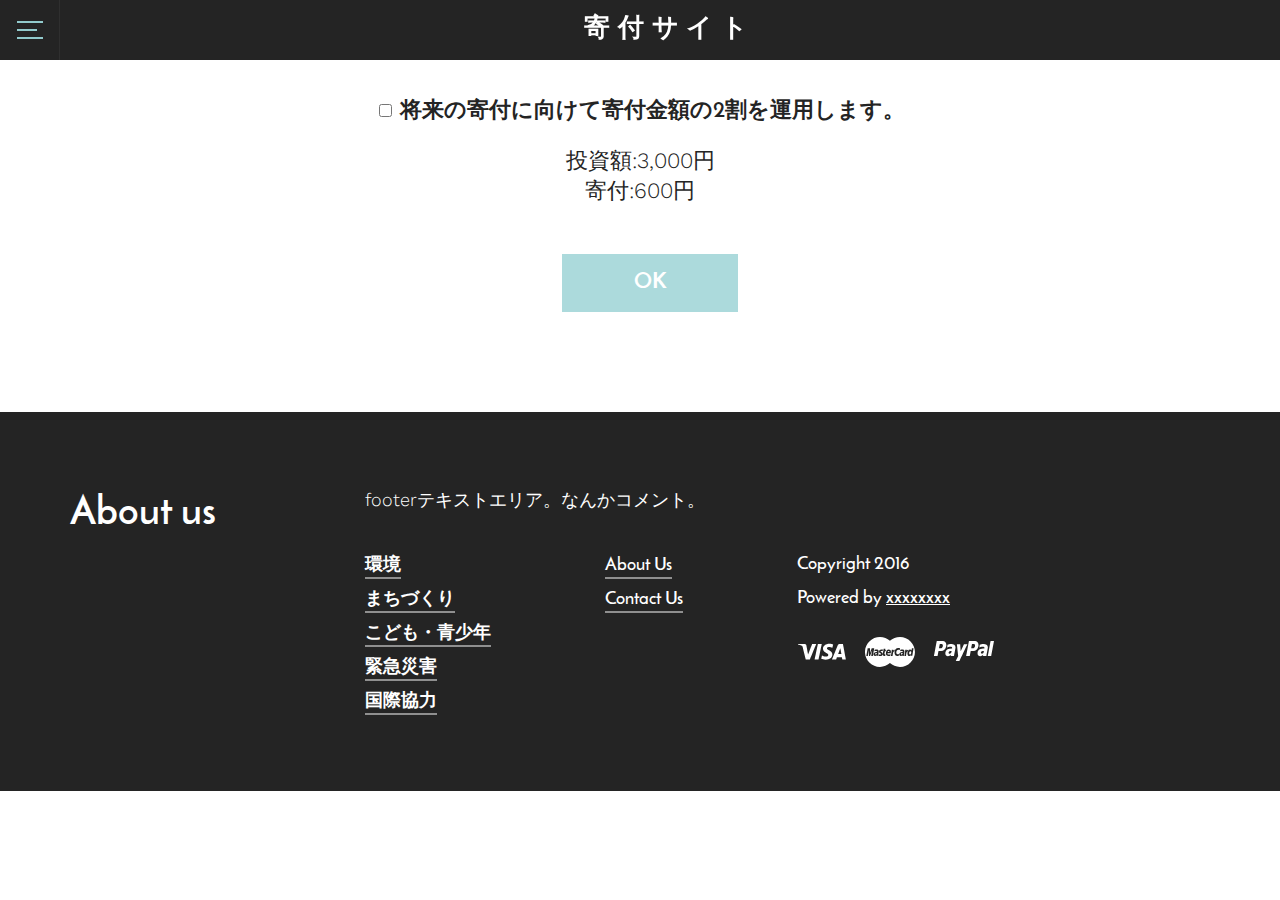
<file: src/main/webapp/pay.html>
<!DOCTYPE html>
<html lang="ru">
  <head>
    <meta charset="UTF-8"/>
    <title>寄付サイト</title>
    <meta name="viewport" content="width=device-width"/>
    <link rel="stylesheet" media="all" href="styles/main_global.css"/>
    <link rel="stylesheet" media="all" href="styles/pay.css"/>
  </head>
  <body>
    <header class="header">
      <div class="header_main_row headerRow"><a href="#" class="sidebar_open_link nav_mod navOpen">
          <svg height="18" width="26" xmlns:xlink="http://www.w3.org/1999/xlink" xmlns="http://www.w3.org/2000/svg" viewbox="0 0 26 18">
            <path fill="#ffffff" fill-rule="evenodd" d="M 0 18 C 0 18 0 16 0 16 C 0 16 26 16 26 16 C 26 16 26 18 26 18 C 26 18 0 18 0 18 Z M 0 0 C 0 0 26 0 26 0 C 26 0 26 2 26 2 C 26 2 0 2 0 2 C 0 2 0 0 0 0 Z M 20 10 C 20 10 0 10 0 10 C 0 10 0 8 0 8 C 0 8 20 8 20 8 C 20 8 20 10 20 10 Z"></path>
          </svg></a>
        <h1 class="logo_wrap"><a href="#" class="logo_text">寄付サイト</a></h1>
      </div>
      <!-- sidebars-->
      <div class="nav_sidebar navSidebar">
        <dl class="form_cell search_mod">
          <dt class="form_c_hline search_mod hline_hide_mod">
            <label for="search_header">Search</label>
          </dt>
          <dd class="form_c_f_w search_mod hline_hide_mod">
            <input type="text" id="search_header" placeholder="Search" class="f_c_field search_mod "/><a href="#" class="header_search_link"></a><a href="#" class="sidebar_close_btn navClose"></a>
          </dd>
        </dl>
        <ul class="cat_list header_mod">
          <li class="cat_item header_mod"><a href="catalog.html" class="cat_link header_mod">環境</a></li>
          <li class="cat_item header_mod"><a href="catalog.html" class="cat_link header_mod">まちづくり</a></li>
          <li class="cat_item header_mod"><a href="catalog.html" class="cat_link header_mod">こども・青少年</a></li>
          <li class="cat_item header_mod"><a href="catalog.html" class="cat_link header_mod">緊急災害</a></li>
          <li class="cat_item header_mod"><a href="catalog.html" class="cat_link header_mod">国際協力</a></li>
        </ul>
        <nav>
          <ul class="main_menu_list header_mod">
            <li class="main_menu_item header_mod"><a href="#" class="main_menu_link header_mod">About Us</a></li>
            <li class="main_menu_item header_mod"><a href="#" class="main_menu_link header_mod">Contact Us</a></li>
          </ul>
        </nav>
      </div>
    </header>
    <div class="wrapper">
      <div class="base">
      <div class="pay_block main_mod">
      <!-- 決済エリア -->

      <div >
      <h2>
      <input type="checkbox" name="unyou_flag" value="1">
      将来の寄付に向けて寄付金額の2割を運用します。
      </h2>
      </div>

      <div class="pay_block amount">
		<ul type="amount">
			<li><label for="amount_label">投資額:</label><label for="amount">3,000円</label></li>
			<li><label for="amount_label">寄付:</label><label for="amount">600円</label><li>
		 </ul>
		 <input type="text" id="amount" style="border: 0; color: #f6931f; font-weight: bold;" />
      </div>
      <div class="">

      </div>

      <div>
      <a href="donation_back.html">
      	<button class="product_add_btn main_mod">OK</button>
      </a>
      </div>
      </div>
      </div>
      <footer class="footer">
        <div class="footer_in_hold">
          <div class="footer_in">
            <div class="footer_first_row">
              <h4 class="footer_title">About us</h4>
            </div>
            <div class="footer_sec_row">
              <div class="footer_text">
                <p>footerテキストエリア。なんかコメント。</p>
              </div>
              <div class="footer_split">
                <ul class="cat_list footer_mod">
                  <li class="cat_item footer_mod"><a href="catalog.html" class="cat_link footer_mod">環境</a></li>
                  <li class="cat_item footer_mod"><a href="catalog.html" class="cat_link footer_mod">まちづくり</a></li>
                  <li class="cat_item footer_mod"><a href="catalog.html" class="cat_link footer_mod">こども・青少年</a></li>
                  <li class="cat_item footer_mod"><a href="catalog.html" class="cat_link footer_mod">緊急災害</a></li>
                  <li class="cat_item footer_mod"><a href="catalog.html" class="cat_link footer_mod">国際協力</a></li>
                </ul>
                <ul class="main_menu_list footer_mod">
                  <li class="main_menu_item footer_mod"><a href="#" class="main_menu_link footer_mod">About Us</a></li>
                  <li class="main_menu_item footer_mod"><a href="#" class="main_menu_link footer_mod">Contact Us</a></li>
                </ul>
                <div class="footer_info">
                  <p>Copyright 2016</p>
                  <p>Powered by <a href="#">xxxxxxxx</a></p>
                  <ul class="bank_list">
                    <li class="bank_item"><a href="#" class="bank_link"><img alt="" src="i/visa.svg" class="bank_i"/></a></li>
                    <li class="bank_item"><a href="#" class="bank_link"><img alt="" src="i/mastercard.svg" class="bank_i"/></a></li>
                    <li class="bank_item"><a href="#" class="bank_link"><img alt="" src="i/paypal.svg" class="bank_i"/></a></li>
                  </ul>
                </div>
              </div>
            </div>
          </div>
        </div>
      </footer>
    </div>
    <script src="//ajax.googleapis.com/ajax/libs/jquery/1.11.1/jquery.min.js"></script>
    <script>window.jQuery || document.write('<script src="js/jquery-1.11.1.min.js"><\/script>')</script>
    <script src="js/all.js"></script>
    <script src="js/main.js"></script>
  </body>
</html>
</file>
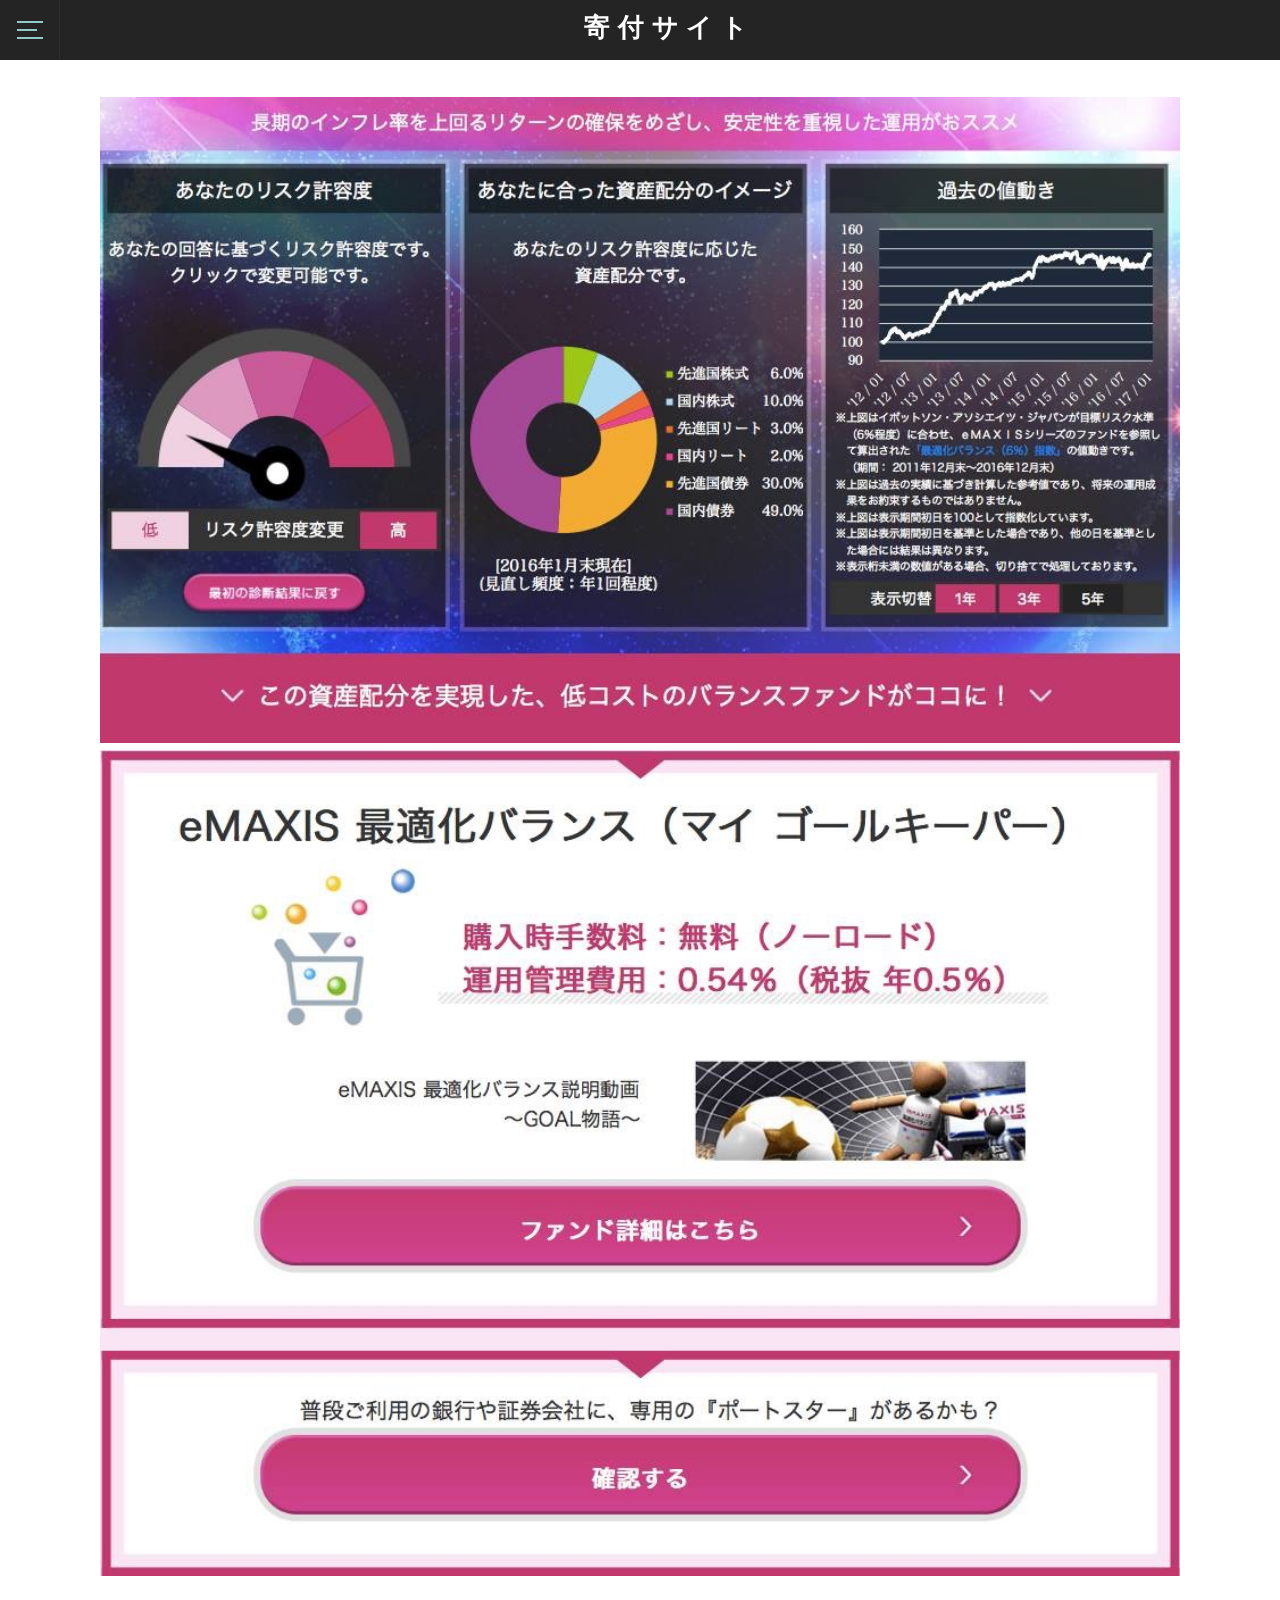
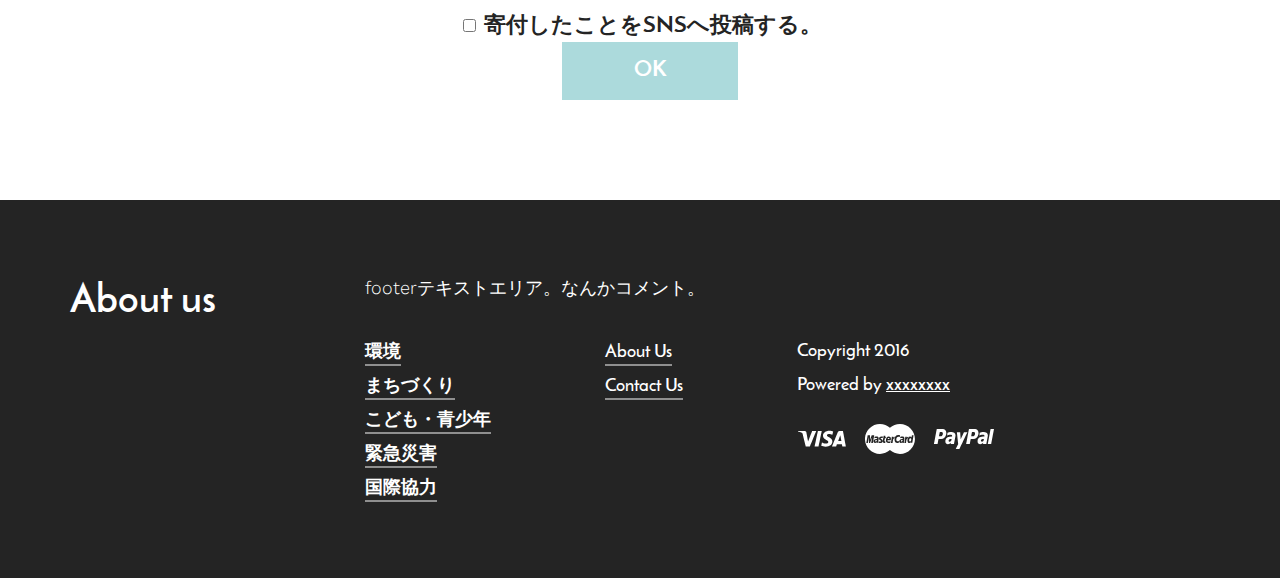
<file: src/main/webapp/portfolio.html>
<!DOCTYPE html>
<html lang="ru">
  <head>
    <meta charset="UTF-8"/>
    <title>寄付サイト</title>
    <meta name="viewport" content="width=device-width"/>
    <link rel="stylesheet" media="all" href="styles/main_global.css"/>
    <link rel="stylesheet" media="all" href="styles/pay.css"/>
  </head>
  <body>
    <header class="header">
      <div class="header_main_row headerRow"><a href="#" class="sidebar_open_link nav_mod navOpen">
          <svg height="18" width="26" xmlns:xlink="http://www.w3.org/1999/xlink" xmlns="http://www.w3.org/2000/svg" viewbox="0 0 26 18">
            <path fill="#ffffff" fill-rule="evenodd" d="M 0 18 C 0 18 0 16 0 16 C 0 16 26 16 26 16 C 26 16 26 18 26 18 C 26 18 0 18 0 18 Z M 0 0 C 0 0 26 0 26 0 C 26 0 26 2 26 2 C 26 2 0 2 0 2 C 0 2 0 0 0 0 Z M 20 10 C 20 10 0 10 0 10 C 0 10 0 8 0 8 C 0 8 20 8 20 8 C 20 8 20 10 20 10 Z"></path>
          </svg></a>
        <h1 class="logo_wrap"><a href="#" class="logo_text">寄付サイト</a></h1>
      </div>
      <!-- sidebars-->
      <div class="nav_sidebar navSidebar">
        <dl class="form_cell search_mod">
          <dt class="form_c_hline search_mod hline_hide_mod">
            <label for="search_header">Search</label>
          </dt>
          <dd class="form_c_f_w search_mod hline_hide_mod">
            <input type="text" id="search_header" placeholder="Search" class="f_c_field search_mod "/><a href="#" class="header_search_link"></a><a href="#" class="sidebar_close_btn navClose"></a>
          </dd>
        </dl>
        <ul class="cat_list header_mod">
          <li class="cat_item header_mod"><a href="catalog.html" class="cat_link header_mod">環境</a></li>
          <li class="cat_item header_mod"><a href="catalog.html" class="cat_link header_mod">まちづくり</a></li>
          <li class="cat_item header_mod"><a href="catalog.html" class="cat_link header_mod">こども・青少年</a></li>
          <li class="cat_item header_mod"><a href="catalog.html" class="cat_link header_mod">緊急災害</a></li>
          <li class="cat_item header_mod"><a href="catalog.html" class="cat_link header_mod">国際協力</a></li>
        </ul>
        <nav>
          <ul class="main_menu_list header_mod">
            <li class="main_menu_item header_mod"><a href="#" class="main_menu_link header_mod">About Us</a></li>
            <li class="main_menu_item header_mod"><a href="#" class="main_menu_link header_mod">Contact Us</a></li>
          </ul>
        </nav>
      </div>
    </header>
    <div class="wrapper">
      <div class="base">
      <div class="pay_block main_mod">
      
      
      <!-- 決済エリア -->
      
      <div>
       <p class="resizeimage">
       	<img  src="i/gamen/IMG_3450.JPG" alt="画像１"></object>
       </p>
       <p class="resizeimage">
       	<img  src="i/gamen/IMG_3451.JPG" alt="画像2"></object>
       </p>
 	  </div>
 	  
 	  <div >
      <h2>
      <br>
      <input type="checkbox" name="unyou_flag" value="1">
      寄付したことをSNSへ投稿する。
      </h2>
      </div>
      <a href="sns_share.html">
      	<button class="product_add_btn main_mod">OK</button>
      </a>
      </div>
      </div>
      </div>
      <footer class="footer">
        <div class="footer_in_hold">
          <div class="footer_in">
            <div class="footer_first_row">
              <h4 class="footer_title">About us</h4>
            </div>
            <div class="footer_sec_row">
              <div class="footer_text">
                <p>footerテキストエリア。なんかコメント。</p>
              </div>
              <div class="footer_split">
                <ul class="cat_list footer_mod">
                  <li class="cat_item footer_mod"><a href="catalog.html" class="cat_link footer_mod">環境</a></li>
                  <li class="cat_item footer_mod"><a href="catalog.html" class="cat_link footer_mod">まちづくり</a></li>
                  <li class="cat_item footer_mod"><a href="catalog.html" class="cat_link footer_mod">こども・青少年</a></li>
                  <li class="cat_item footer_mod"><a href="catalog.html" class="cat_link footer_mod">緊急災害</a></li>
                  <li class="cat_item footer_mod"><a href="catalog.html" class="cat_link footer_mod">国際協力</a></li>
                </ul>
                <ul class="main_menu_list footer_mod">
                  <li class="main_menu_item footer_mod"><a href="#" class="main_menu_link footer_mod">About Us</a></li>
                  <li class="main_menu_item footer_mod"><a href="#" class="main_menu_link footer_mod">Contact Us</a></li>
                </ul>
                <div class="footer_info">
                  <p>Copyright 2016</p>
                  <p>Powered by <a href="#">xxxxxxxx</a></p>
                  <ul class="bank_list">
                    <li class="bank_item"><a href="#" class="bank_link"><img alt="" src="i/visa.svg" class="bank_i"/></a></li>
                    <li class="bank_item"><a href="#" class="bank_link"><img alt="" src="i/mastercard.svg" class="bank_i"/></a></li>
                    <li class="bank_item"><a href="#" class="bank_link"><img alt="" src="i/paypal.svg" class="bank_i"/></a></li>
                  </ul>
                </div>
              </div>
            </div>
          </div>
        </div>
      </footer>
    </div>
    <script src="//ajax.googleapis.com/ajax/libs/jquery/1.11.1/jquery.min.js"></script>
    <script>window.jQuery || document.write('<script src="js/jquery-1.11.1.min.js"><\/script>')</script>
    <script src="js/all.js"></script>
    <script src="js/main.js"></script>
  </body>
</html>
</file>
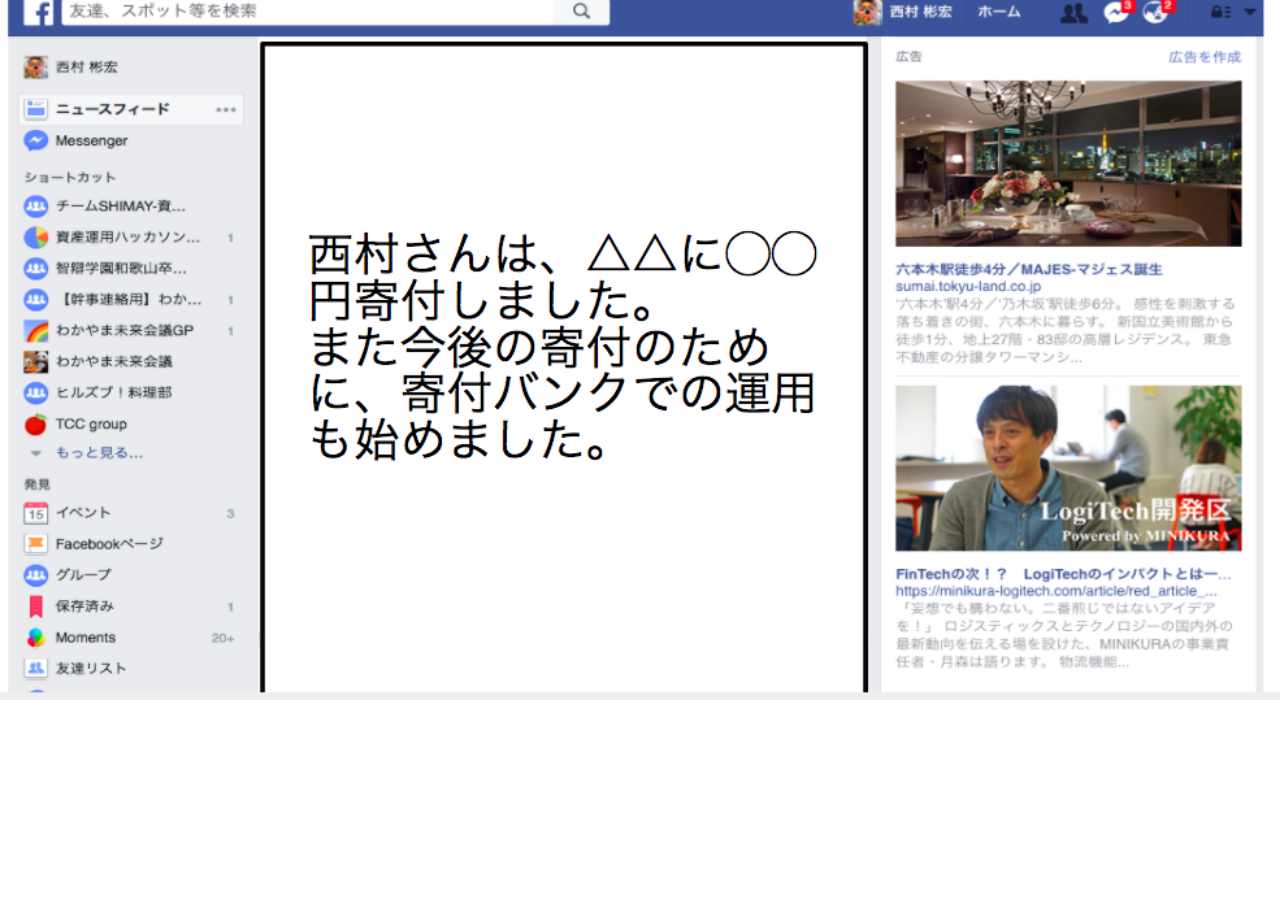
<file: src/main/webapp/sns_share.html>
<!DOCTYPE html>
<html lang="ru">
  <head>
    <meta charset="UTF-8"/>
    <meta name="viewport" content="width=device-width"/>
    <link rel="stylesheet" media="all" href="styles/main_global.css"/>
    <link rel="stylesheet" media="all" href="styles/pay.css"/>
  </head>
 <body>
 
       <div>
       <p class="resizeimage">
       	<img  src="i/gamen/share_sns.png" alt="画像１"></object>
       </p>
 	  </div>
     <script src="//ajax.googleapis.com/ajax/libs/jquery/1.11.1/jquery.min.js"></script>
    <script>window.jQuery || document.write('<script src="js/jquery-1.11.1.min.js"><\/script>')</script>
    <script src="js/all.js"></script>
    <script src="js/main.js"></script>
  </body>
</html>
</file>
<file: src/main/webapp/styles/main_global.css>
@charset "UTF-8";
@import url(https://fonts.googleapis.com/css?family=Work+Sans:400,600,700,500);
@import url(https://fonts.googleapis.com/css?family=Montserrat:400,700);
.footer_in, .footer_split, .grid_list.v1_mod, .item_nav_list, .preview_list, .product_details, .social_list {
	display: -webkit-flex;
	display: -ms-flexbox;
	display: flex;
	-webkit-flex-direction: row;
	-ms-flex-direction: row;
	flex-direction: row;
	-webkit-flex-wrap: wrap;
	-ms-flex-wrap: wrap;
	flex-wrap: wrap;
	-webkit-justify-content: flex-start;
	-ms-flex-pack: start;
	justify-content: flex-start;
	-webkit-align-content: flex-start;
	-ms-flex-line-pack: start;
	align-content: flex-start;
	-webkit-align-items: stretch;
	-ms-flex-align: stretch;
	align-items: stretch
}
.footer_in, .footer_split, .item_nav_list, .product_details, .social_list {
	-webkit-flex-wrap: nowrap;
	-ms-flex-wrap: nowrap;
	flex-wrap: nowrap;
	-webkit-align-items: flex-start;
	-ms-flex-align: start;
	align-items: flex-start
}
.action_block, .cart_header, .cart_sidebar, .cat_list.home_mod, .header_main_row, .item_nav, .product_block.cart_mod, .product_block.grid_mod, .product_block.main_mod, .product_block.slider_mod, .product_converse, .product_converse_sec, .product_i_w.grid_mod, .product_i_w.slider_mod, .sale_block, .sidebar_open_link, .social_link, .subscribe_block, .subscribe_form, .top_footer {
	display: -webkit-flex;
	display: -ms-flexbox;
	display: flex;
	-webkit-flex-direction: row;
	-ms-flex-direction: row;
	flex-direction: row;
	-webkit-flex-wrap: nowrap;
	-ms-flex-wrap: nowrap;
	flex-wrap: nowrap;
	-webkit-justify-content: flex-start;
	-ms-flex-pack: start;
	justify-content: flex-start;
	-webkit-align-content: flex-start;
	-ms-flex-line-pack: start;
	align-content: flex-start;
	-webkit-align-items: center;
	-ms-flex-align: center;
	align-items: center
}
.action_block, .cart_sidebar, .cat_list.home_mod, .header_main_row, .item_nav, .product_block.grid_mod, .product_block.main_mod, .product_block.slider_mod, .product_converse, .product_i_w.grid_mod, .product_i_w.slider_mod, .sale_block, .sidebar_open_link, .social_link, .top_footer {
	-webkit-justify-content: center;
	-ms-flex-pack: center;
	justify-content: center;
	-webkit-align-items: flex-start;
	-ms-flex-align: start;
	align-items: flex-start
}
.action_block, .cart_sidebar, .cat_list.home_mod, .header_main_row, .item_nav, .product_block.grid_mod, .product_block.main_mod, .product_block.slider_mod, .product_i_w.grid_mod, .product_i_w.slider_mod, .sale_block, .sidebar_open_link, .social_link, .top_footer {
	-webkit-align-items: center;
	-ms-flex-align: center;
	align-items: center
}
.action_block, .cart_sidebar, .header_main_row, .item_nav, .product_block.grid_mod, .product_block.main_mod, .product_block.slider_mod, .product_i_w.slider_mod, .sale_block {
	-webkit-justify-content: space-between;
	-ms-flex-pack: justify;
	justify-content: space-between
}
.action_block, .cart_sidebar, .product_block.grid_mod, .product_block.main_mod, .product_i_w.slider_mod, .sale_block {
	-webkit-flex-direction: column;
	-ms-flex-direction: column;
	flex-direction: column;
	-webkit-justify-content: flex-start;
	-ms-flex-pack: start;
	justify-content: flex-start;
	-webkit-align-items: flex-start;
	-ms-flex-align: start;
	align-items: flex-start
}
.action_block, .product_block.grid_mod, .product_block.main_mod, .product_i_w.slider_mod, .sale_block {
	-webkit-align-items: center;
	-ms-flex-align: center;
	align-items: center
}
.action_block, .product_block.grid_mod, .product_i_w.slider_mod, .sale_block {
	-webkit-justify-content: flex-end;
	-ms-flex-pack: end;
	justify-content: flex-end;
	-webkit-align-items: flex-start;
	-ms-flex-align: start;
	align-items: flex-start
}
.action_block, .product_block.grid_mod, .sale_block {
	-webkit-justify-content: center;
	-ms-flex-pack: center;
	justify-content: center
}
.product_block.grid_mod, .sale_block {
	-webkit-align-items: center;
	-ms-flex-align: center;
	align-items: center
}
.product_block.grid_mod {
	-webkit-justify-content: space-between;
	-ms-flex-pack: justify;
	justify-content: space-between
}
body:before {
	top: 0;
	bottom: 0;
	right: 0;
	left: 0
}
.action_block:after, .action_block:before, .product_block.grid_mod:before, .sale_block:after, .sale_block:before {
	position: absolute;
	top: 0;
	bottom: 0;
	right: 0;
	left: 0
}
.cart_sidebar::-webkit-scrollbar, .nav_sidebar::-webkit-scrollbar {
	width: 0;
	height: 0;
	background: 0 0
}
.cart_sidebar::-webkit-scrollbar-track, .nav_sidebar::-webkit-scrollbar-track {
	background: 0 0
}
.cart_sidebar::-webkit-scrollbar-thumb, .nav_sidebar::-webkit-scrollbar-thumb {
	width: 0;
	height: 0;
	border-radius: 0
}
.cart_sidebar::-webkit-scrollbar-corner, .nav_sidebar::-webkit-scrollbar-corner {
	background: 0 0
}
.form_cell.form_cell_v1_mod .chosen-container-single .chosen-single {
	white-space: nowrap;
	text-overflow: ellipsis;
	overflow: hidden
}
body:before {
	transition: opacity .3s ease;
	will-change: opacity
}
.cart_check_btn, .cat_link.footer_mod:before, .main_menu_link.footer_mod:before, .show_more_btn.grid_mod, .sidebar_close_btn:after, .sidebar_close_btn:before, .social_link {
	transition: background .3s ease;
	will-change: background
}
.cat_link.footer_mod, .cat_link.header_mod, .cat_link.home_mod, .footer_info a, .item_nav_link, .main_menu_link.footer_mod, .main_menu_link.header_mod, .product_remove.cart_mod, .sidebar_open_link {
	transition: color .3s ease;
	will-change: color
}
.cart_sidebar, .nav_sidebar {
	transition: transform .3s ease;
	transition: transform .3s ease, -webkit-transform .3s ease;
	will-change: transform
}
.product_add_btn.main_mod, .subscribe_btn {
	color: #fff;
	background: #acdadc;
	transition: .3s ease;
	display: inline-block;
	white-space: nowrap
}
.product_add_btn.main_mod:focus, .product_add_btn.main_mod:hover, .subscribe_btn:focus, .subscribe_btn:hover {
	text-decoration: none
}
.product_add_btn.main_mod:hover, .subscribe_btn:hover {
	background: #6fb9bc
}
.product_add_btn.main_mod, .subscribe_btn {
	height: 5.8rem;
	padding: 0 1.2rem;
	line-height: 5.8rem;
	font-size: 2.2rem;
	font-weight: 700;
	font-family: "Josefin Sans", sans-serif;
	cursor: pointer
}
html {
	margin: 0;
	padding: 0;
	border: 0;
	outline: 0;
	vertical-align: baseline;
	background: 0 0
}
abbr, article, aside, audio, b, body, button, canvas, code, dd, details, div, dl, dt, em, fieldset, figcaption, figure, footer, form, h1, h2, h3, h4, h5, h6, header, hgroup, i, iframe, img, label, legend, li, mark, menu, nav, object, p, q, section, span, strong, summary, time, ul, var, video {
	margin: 0;
	padding: 0;
	border: 0;
	outline: 0;
	font-size: 100%;
	vertical-align: baseline;
	background: 0 0;
	box-sizing: border-box
}
a:after, a:before, abbr:after, abbr:before, article:after, article:before, aside:after, aside:before, audio:after, audio:before, b:after, b:before, body:after, body:before, button:after, button:before, canvas:after, canvas:before, code:after, code:before, dd:after, dd:before, details:after, details:before, div:after, div:before, dl:after, dl:before, dt:after, dt:before, em:after, em:before, fieldset:after, fieldset:before, figcaption:after, figcaption:before, figure:after, figure:before, footer:after, footer:before, form:after, form:before, h1:after, h1:before, h2:after, h2:before, h3:after, h3:before, h4:after, h4:before, h5:after, h5:before, h6:after, h6:before, header:after, header:before, hgroup:after, hgroup:before, html, html:after, html:before, i:after, i:before, iframe:after, iframe:before, img:after, img:before, label:after, label:before, legend:after, legend:before, li:after, li:before, mark:after, mark:before, menu:after, menu:before, nav:after, nav:before, object:after, object:before, p:after, p:before, q:after, q:before, section:after, section:before, span:after, span:before, strong:after, strong:before, summary:after, summary:before, time:after, time:before, ul:after, ul:before, var:after, var:before, video:after, video:before {
	box-sizing: border-box
}
body {
	-webkit-font-smoothing: antialiased;
	position: relative;
	height: 100%;
	font-size: 1.6rem;
	color: #242424;
	-webkit-text-size-adjust: none;
	background: #fff;
	min-width: 380px
}
caption, table, tbody, td, tfoot, th, thead, tr {
	margin: 0;
	padding: 0;
	border: 0;
	outline: 0;
	font-size: 100%;
	background: 0 0
}
.product_title.action_mod span, .sidebar_open_link svg, article, aside, details, figcaption, figure, footer, header, hgroup, menu, nav, section {
	display: block
}
li, ul {
	list-style: none
}
q {
	quotes: none
}
q:after, q:before {
	content: none
}
:focus {
	outline: 0
}
#input[type=text] {
#	-webkit-appearance: none
#}
input[type=text]::-ms-clear, textarea::-ms-clear {
	display: none
}
#input, textarea {
#	border-radius: 0;
#	box-sizing: border-box;
#	-webkit-appearance: none
#}
input::-webkit-input-placeholder, textarea::-webkit-input-placeholder {
	color: #979797
}
input::-moz-placeholder, textarea::-moz-placeholder {
	color: #979797
}
input:-ms-input-placeholder, textarea:-ms-input-placeholder {
	color: #979797
}
input:focus::-webkit-input-placeholder, textarea:focus::-webkit-input-placeholder {
	color: transparent
}
input:focus::-moz-placeholder, textarea:focus::-moz-placeholder {
	color: transparent
}
input:focus:-ms-input-placeholder, textarea:focus:-ms-input-placeholder {
	color: transparent
}
textarea {
	resize: none
}
table {
	border-collapse: collapse;
	border-spacing: 0
}
* {
	box-sizing: border-box;
	word-wrap: break-word
}
@font-face {
	font-family: "Josefin Sans";
	src: url(../fonts/JosefinSans.eot);
	src: url(../fonts/JosefinSans.eot?#iefix) format("embedded-opentype"), url(../fonts/JosefinSans.woff) format("woff"), url(../fonts/JosefinSans.ttf) format("truetype"), url("../fonts/JosefinSans.svg#Josefin Sans") format("svg");
	font-weight: 400;
	font-style: normal
}
@font-face {
	font-family: "Josefin Sans";
	src: url(../fonts/JosefinSans-SemiBold.eot);
	src: url(../fonts/JosefinSans-SemiBold.eot?#iefix) format("embedded-opentype"), url(../fonts/JosefinSans-SemiBold.woff) format("woff"), url(../fonts/JosefinSans-SemiBold.ttf) format("truetype"), url("../fonts/JosefinSans-SemiBold.svg#Josefin Sans") format("svg");
	font-weight: 600;
	font-style: normal
}
@font-face {
	font-family: "Josefin Sans";
	src: url(../fonts/JosefinSans-Bold.eot);
	src: url(../fonts/JosefinSans-Bold.eot?#iefix) format("embedded-opentype"), url(../fonts/JosefinSans-Bold.woff) format("woff"), url(../fonts/JosefinSans-Bold.ttf) format("truetype"), url("../fonts/JosefinSans-Bold.svg#Josefin Sans") format("svg");
	font-weight: 700;
	font-style: normal
}
@font-face {
	font-family: "iconfont";
	src: url(../fonts/icons/iconfont.eot);
	src: url(../fonts/icons/iconfont.eot?#iefix) format("eot"), url(../fonts/icons/iconfont.woff) format("woff"), url(../fonts/icons/iconfont.ttf) format("truetype"), url(../fonts/icons/iconfont.svg#iconfont) format("svg")
}
.social_link.facebook_mod:before, .social_link.insta_mod:before, .social_link.twitter_mod:before {
	font-family: "iconfont";
	-webkit-font-smoothing: antialiased;
	-moz-osx-font-smoothing: grayscale;
	font-style: normal;
	font-variant: normal;
	font-weight: 400;
	text-decoration: none;
	text-transform: none
}
.social_link.facebook_mod:before {
	content: '\E004'
}
.social_link.insta_mod:before {
	content: '\E005'
}
.social_link.twitter_mod:before {
	content: '\E007'
}
html {
	height: 100%;
	font: 10px/1.33 "Work Sans", sans-serif;
	font-weight: 300
}
body:before {
	position: fixed;
	content: '';
	background: rgba(0, 0, 0, .2);
	opacity: 0;
	z-index: 10;
	pointer-events: none
}
.wrapper, body.cart_open, body.nav_open {
	overflow: hidden
}
body.cart_open:before, body.nav_open:before {
	opacity: 1
}
.wrapper {
	position: relative;
	z-index: 5;
	min-height: 100%;
	height: auto!important;
	transition: transform .3s ease;
	transition: transform .3s ease, -webkit-transform .3s ease;
	-webkit-transform: translateZ(0);
	transform: translateZ(0)
}
body.nav_open .wrapper {
	-webkit-transform: translate(40rem, 0);
	-ms-transform: translate(40rem, 0);
	transform: translate(40rem, 0)
}
@media screen and (max-width: 480px) {
	body.nav_open .wrapper {
		-webkit-transform: translate(100%, 0);
		-ms-transform: translate(100%, 0);
		transform: translate(100%, 0)
	}
}
body.cart_open .wrapper {
	-webkit-transform: translate(-40rem, 0);
	-ms-transform: translate(-40rem, 0);
	transform: translate(-40rem, 0)
}
@media screen and (max-width: 480px) {
	body.cart_open .wrapper {
		-webkit-transform: translate(-100%, 0);
		-ms-transform: translate(-100%, 0);
		transform: translate(-100%, 0)
	}
}
.base {
	position: relative;
	z-index: 0;
	padding: 6rem 0 0;
	background: #fff
}
a {
	text-decoration: none;
	color: #92cacc
}
a:focus, a:hover {
	text-decoration: underline
}
h1, h2, h3, h4, h5, h6 {
	font-family: "Josefin Sans", sans-serif
}
.elements_list {
	padding: 3rem
}
.page_head_block {
	position: relative;
	padding: 15.2rem 0;
	text-align: center;
	overflow: hidden
}
@media screen and (max-width: 970px) {
	.page_head_block {
		padding: 8rem 0
	}
}
@media screen and (max-width: 600px) {
	.page_head_block {
		padding: 3rem 0
	}
}
.page_head_title {
	color: #fff;
	font-weight: 700;
	font-size: 9rem;
	text-transform: uppercase;
	text-shadow: 0 0 40px rgba(0, 0, 1, .2);
	letter-spacing: .3em;
	will-change: transform
}
@media screen and (max-width: 970px) {
	.page_head_title {
		font-size: 5rem
	}
}
@media screen and (max-width: 600px) {
	.page_head_title {
		font-size: 3rem
	}
}
.page_head_bg {
	position: absolute;
	top: 0;
	left: 0;
	width: calc(100% + 20vw);
	height: calc(100% + 4vw);
	margin-top: -2vw;
	margin-left: -10vw;
	pointer-events: none;
	background: #242424 url(../i/head_bg.jpg) 50% 50%;
	background-size: cover;
	will-change: trasform
}
.home_categories_w {
	padding: 5.2rem 4.8rem;
	background: #fff
}
.home_categories_select {
	display: none
}
@media screen and (max-width: 600px) {
	.home_categories_select {
		display: block
	}
}
.cat_list.header_mod {
	padding: 11.4rem 2rem 0;
	text-align: center
}
.cat_list.footer_mod {
	padding: 0 11.4rem 0 0
}
@media screen and (max-width: 1200px) {
	.cat_list.footer_mod {
		padding: 0 2rem 0 0;
		margin-right: auto;
		text-align: center
	}
}
@media screen and (max-width: 600px) {
	.cat_list.footer_mod {
		display: none
	}
}
@media screen and (max-width: 768px) {
	.cat_list.home_mod {
		-webkit-flex-direction: column;
		-ms-flex-direction: column;
		flex-direction: column
	}
}
@media screen and (max-width: 600px) {
	.cat_list.home_mod {
		display: none
	}
}
.cat_item.header_mod {
	padding: 1.5rem 0 0
}
.cat_item.footer_mod:first-child, .cat_item.header_mod:first-child {
	padding: 0
}
.cat_item.footer_mod {
	padding: .9rem 0 0
}
.cat_item.home_mod {
	padding: 0 1.5rem
}
.cat_item.home_mod:first-child {
	padding-left: 0
}
.cat_item.home_mod:last-child {
	padding-right: 0
}
@media screen and (max-width: 768px) {
	.cat_item.home_mod {
		padding: 1.5rem 0 0
	}
}
.cat_link:focus, .cat_link:hover {
	text-decoration: none
}
.cat_link.header_mod {
	color: #242424;
	font-family: "Josefin Sans", sans-serif;
	font-weight: 700;
	font-size: 3.4rem
}
.cat_link.header_mod:hover {
	color: #d095b7
}
.cat_link.footer_mod, .cat_link.home_mod {
	position: relative;
	font-family: "Josefin Sans", sans-serif
}
.cat_link.footer_mod {
	font-weight: 600;
	display: inline-block;
	color: #fff;
	font-size: 1.8rem
}
.cat_link.footer_mod:before {
	content: '';
	position: absolute;
	left: 0;
	top: calc(100% - .2rem);
	width: 100%;
	height: .2rem;
	background: #aaa;
	opacity: .8
}
.cat_link.footer_mod:hover {
	color: #92cacc
}
.cat_link.footer_mod:hover:before {
	background: #92cacc
}
.cat_link.home_mod {
	display: block;
	padding: 0 .3rem;
	font-size: 3rem;
	color: #242424
}
.cat_link.home_mod:before {
	content: '';
	position: absolute;
	top: calc(100% - .4rem);
	width: 100%;
	height: .2rem;
	background: #e0aac9;
	opacity: 0
}
.cat_link.home_mod.active_mod:before {
	opacity: .8
}
.cat_link.home_mod:hover {
	color: #d095b7
}
.main_menu_list.header_mod {
	padding: 7.4rem 2rem 0;
	text-align: center
}
.main_menu_list.footer_mod {
	padding: 0 11.4rem 0 0
}
@media screen and (max-width: 1200px) {
	.main_menu_list.footer_mod {
		padding: 0 2rem;
		margin: 0 auto;
		text-align: center
	}
}
@media screen and (max-width: 600px) {
	.main_menu_list.footer_mod {
		display: none
	}
}
.main_menu_item.header_mod {
	padding: 1.3rem 0 0
}
.main_menu_item.footer_mod:first-child, .main_menu_item.header_mod:first-child {
	padding: 0
}
.main_menu_item.footer_mod {
	padding: .9rem 0 0
}
.main_menu_link.header_mod:focus, .main_menu_link.header_mod:hover, .main_menu_link:focus, .main_menu_link:hover {
	text-decoration: none
}
.main_menu_link.footer_mod, .main_menu_link.header_mod {
	font-size: 2.4rem;
	font-family: "Josefin Sans", sans-serif;
	color: #242424
}
.main_menu_link.header_mod:hover {
	color: #d095b7
}
.main_menu_link.footer_mod {
	display: inline-block;
	position: relative;
	color: #fff;
	font-size: 1.8rem;
	font-weight: 600;
	white-space: nowrap
}
.main_menu_link.footer_mod:before {
	content: '';
	position: absolute;
	left: 0;
	top: calc(100% - .2rem);
	width: 100%;
	height: .2rem;
	background: #aaa;
	opacity: .8
}
.main_menu_link.footer_mod:hover {
	color: #92cacc
}
.main_menu_link.footer_mod:hover:before {
	background: #92cacc
}
.product_list.cart_mod {
	width: 100%;
	-webkit-flex: 0 0 auto;
	-ms-flex: 0 0 auto;
	flex: 0 0 auto;
	padding: 0 0 3rem
}
.product_item.cart_mod {
	border-bottom: 1px solid #e8e8e8
}
.product_block.cart_mod {
	padding: 4rem 0
}
@media screen and (max-width: 970px) {
	.product_block.slider_mod {
		padding: 10rem 0 0 4rem
	}
}
@media screen and (max-width: 600px) {
	.product_block.slider_mod {
		padding: 6rem 2rem 0;
		-webkit-flex-direction: column;
		-ms-flex-direction: column;
		flex-direction: column
	}
}
.product_block.grid_mod {
	position: relative;
	-webkit-flex: 1 1 auto;
	-ms-flex: 1 1 auto;
	flex: 1 1 auto;
	height: 100%;
	padding: 5rem 2rem 3.5rem;
	transition: .3s ease;
	opacity: 0;
	-webkit-transform: translate(0, 5rem);
	-ms-transform: translate(0, 5rem);
	transform: translate(0, 5rem)
}
.product_block.grid_mod.show_mod {
	opacity: 1;
	-webkit-transform: translate(0, 0);
	-ms-transform: translate(0, 0);
	transform: translate(0, 0)
}
.product_block.grid_mod:focus, .product_block.grid_mod:hover {
	text-decoration: none
}
.product_block.grid_mod:hover {
	background: #f2f5f9
}
.product_block.grid_mod:before {
	content: '';
	margin: -1px 0 0 -1px;
	border: 1px solid #e8e8e8;
	pointer-events: none
}
.product_block.main_mod {
	padding: 3.7rem 0 10rem
}
.product_i_w.cart_mod {
	width: 18rem;
	-webkit-flex: 0 0 auto;
	-ms-flex: 0 0 auto;
	flex: 0 0 auto;
	text-align: center
}
.product_i_w.slider_mod {
	position: relative;
	min-height: 70rem;
	margin: 0 6rem 0 0
}
@media screen and (max-width: 970px) {
	.product_i_w.slider_mod {
		margin: 0;
		min-height: 0;
		-webkit-flex: 0 0 auto;
		-ms-flex: 0 0 auto;
		flex: 0 0 auto;
		width: 50%
	}
}
@media screen and (max-width: 600px) {
	.product_i_w.slider_mod {
		width: 100%;
		margin: 13rem 0 0
	}
}
.product_i_w.grid_mod {
	max-width: 100%;
	height: 26rem
}
@media screen and (max-width: 768px) {
	.product_i_w.main_mod {
		width: 80%;
		margin: 0 auto
	}
}
.product_i_w_in.slider_mod {
	position: relative
}
@media screen and (max-width: 970px) {
	.product_i_w_in.slider_mod {
		height: 46rem;
		width: 100%
	}
}
@media screen and (max-width: 600px) {
	.product_i_w_in.slider_mod {
		height: 86vw
	}
}
.product_i.cart_mod {
	display: inline-block;
	vertical-align: middle;
	max-width: 100%
}
.product_i.slider_mod {
	position: relative;
	z-index: 10;
	display: block;
	max-width: 100%
}
@media screen and (max-width: 970px) {
	.product_i.slider_mod {
		position: absolute;
		bottom: 0;
		right: 0;
		width: 100%
	}
}
@media screen and (max-width: 600px) {
	.product_i.slider_mod {
		width: auto;
		height: 100%;
		right: 50%;
		-webkit-transform: translate(50%, 0);
		-ms-transform: translate(50%, 0);
		transform: translate(50%, 0);
		max-width: none
	}
}
.product_i.grid_mod, .product_i.main_mod {
	display: block;
	max-width: 100%
}
.product_info.cart_mod {
	padding: 0 .7rem;
	text-align: center
}
.product_info.grid_mod {
	margin-top: auto;
	padding: 3rem 0 0;
	text-align: center
}
.product_info.main_mod {
	max-width: 72rem;
	margin: 6.6rem auto 0;
	padding: 0 3rem;
	text-align: center
}
@media screen and (max-width: 768px) {
	.product_info.main_mod {
		margin: 5.8rem auto 0
	}
}
@media screen and (max-width: 600px) {
	.product_info.slider_mod {
		text-align: center
	}
}
.product_title.cart_mod, .product_title.slider_mod {
	display: block;
	font-family: "Josefin Sans", sans-serif
}
.product_title.cart_mod {
	color: #242424;
	padding: 0 0 .6rem;
	font-size: 2.2rem;
	font-weight: 600
}
.product_title.slider_mod {
	padding: 0 0 .8rem;
	font-size: 4rem;
	font-weight: 700
}
.product_title.action_mod, .product_title.grid_mod {
	font-family: "Josefin Sans", sans-serif;
	font-weight: 600
}
.product_title.grid_mod {
	display: block;
	padding: 0 0 .5rem;
	color: #242424;
	font-size: 2.6rem
}
.product_title.action_mod {
	font-size: 3rem;
	text-transform: uppercase;
	line-height: .9
}
.product_title.main_mod {
	display: inline-block;
	font-weight: 700;
	font-size: 4.6rem
}
.product_title.main_mod:after {
	content: '窶｢';
	display: inline-block;
	padding: 0 0 0 2rem
}
@media screen and (max-width: 768px) {
	.product_title.main_mod {
		display: block;
		font-size: 3.2rem
	}
	.product_title.main_mod:after {
		display: none
	}
}
.product_price.cart_mod, .product_price.slider_mod {
	vertical-align: middle;
	font-size: 1.8rem;
	font-weight: 600;
	color: #92cacc
}
.product_price.slider_mod {
	display: inline-block;
	font-size: 3rem;
	font-weight: 700
}
.product_price.grid_mod {
	font-size: 2.2rem;
	font-weight: 600;
	color: #92cacc
}
.product_price.action_mod {
	padding: .8rem 0 0
}
.product_price.action_mod .new {
	font-size: 2.2rem;
	vertical-align: top
}
.product_price.action_mod .old {
	font-size: 1.6rem;
	vertical-align: top;
	margin: 0 0 0 1.1rem;
	text-decoration: line-through
}
.product_price.main_mod {
	display: inline-block;
	padding: 0 0 0 2rem;
	color: #c2c2c2;
	font-size: 4.6rem;
	font-weight: 700
}
@media screen and (max-width: 768px) {
	.product_price.main_mod {
		padding: 0;
		font-size: 3.2rem
	}
}
.product_buy.slider_mod, .product_remove.cart_mod {
	display: inline-block;
	vertical-align: middle;
	margin: 0 0 0 1rem;
	color: #242424;
	text-decoration: underline;
	font-size: 1.4rem
}
.product_buy.slider_mod:hover, .product_remove.cart_mod:hover {
	color: #d095b7
}
.product_buy.slider_mod {
	margin: 0 0 0 2rem;
	font-size: 2rem;
	font-weight: 500
}
.product_i_label.slider_mod {
	position: absolute;
	width: 17.4rem;
	height: 17.4rem;
	color: #fff;
	font-family: 'Montserrat', sans-serif;
	font-size: 3rem;
	font-weight: 700;
	text-align: center;
	text-transform: uppercase;
	line-height: 17.4rem;
	background: #e0aac9;
	border-radius: 100%;
	z-index: 5
}
.product_i_label.slider_mod.v1_mod {
	top: -1rem;
	left: 15%
}
@media screen and (max-width: 970px) {
	.product_i_label.slider_mod.v1_mod {
		top: auto;
		left: auto;
		right: 23vw;
		bottom: 35vw
	}
}
@media screen and (max-width: 600px) {
	.product_i_label.slider_mod.v1_mod {
		right: 38vw;
		bottom: 63vw
	}
}
.product_i_label.slider_mod.v2_mod {
	top: 21%;
	right: 87%
}
@media screen and (max-width: 970px) {
	.product_i_label.slider_mod.v2_mod {
		top: auto;
		right: 27vw;
		bottom: 0
	}
}
@media screen and (max-width: 600px) {
	.product_i_label.slider_mod.v2_mod {
		top: 0;
		left: 0;
		right: auto;
		bottom: auto
	}
}
@media screen and (max-width: 970px) {
	.product_i_label.slider_mod {
		width: 14.8rem;
		height: 14.8rem;
		line-height: 14.8rem;
		font-size: 2.5rem
	}
}
@media screen and (max-width: 600px) {
	.product_i_label.slider_mod {
		width: 12.8rem;
		height: 12.8rem;
		line-height: 12.8rem;
		font-size: 2.2rem
	}
}
.product_cat.grid_mod {
	display: block;
	padding: 0 0 1rem;
	font-size: 1.2rem;
	font-weight: 600;
	text-transform: uppercase;
	color: #a9a9a9;
	letter-spacing: 4px
}
.product_converse {
	padding: 3.6rem 0 0
}
@media screen and (max-width: 768px) {
	.product_converse {
		-webkit-flex-direction: column;
		-ms-flex-direction: column;
		flex-direction: column;
		width: 33rem;
		margin: 0 auto
	}
}
.product_converse_first {
	width: 24.4rem
}
@media screen and (max-width: 768px) {
	.product_converse_first {
		width: 100%
	}
}
.product_converse_sec {
	margin: 0 0 0 2rem
}
@media screen and (max-width: 768px) {
	.product_converse_sec {
		margin: 2rem 0 0;
		width: 100%
	}
}
.product_add_btn.main_mod {
	min-width: 17.6rem;
	margin: 0 0 0 2rem
}
@media screen and (max-width: 768px) {
	.product_add_btn.main_mod {
		-webkit-flex: 1 1 auto;
		-ms-flex: 1 1 auto;
		flex: 1 1 auto
	}
}
.product_desc.main_mod {
	padding: 4.5rem 0 0;
	line-height: 1.5;
	font-size: 1.8rem
}
@media screen and (max-width: 768px) {
	.product_desc.main_mod {
		font-size: 1.6rem
	}
}
.product_details {
	padding: 4rem 0 0
}
@media screen and (max-width: 768px) {
	.product_details {
		-webkit-flex-direction: column;
		-ms-flex-direction: column;
		flex-direction: column;
		-webkit-align-items: center;
		-ms-flex-align: center;
		-ms-grid-row-align: center;
		align-items: center
	}
}
.product_details_list {
	-webkit-flex: 0 0 auto;
	-ms-flex: 0 0 auto;
	flex: 0 0 auto;
	width: 50%;
	padding: 0 2rem
}
@media screen and (max-width: 768px) {
	.product_details_list {
		padding: 1rem 0 0;
		width: 100%
	}
	.product_details_list:first-child {
		padding: 0
	}
}
.product_details_item {
	padding: 1rem 0 0
}
.footer_info p:first-child, .product_details_item:first-child {
	padding: 0
}
.product_details_block {
	font-size: 1.5rem
}
.product_details_block .title {
	display: inline-block;
	font-weight: 600
}
.product_details_block .def {
	display: inline-block
}
.home_slider_w {
	z-index: -1;
	padding: 0 4rem;
	background: #f2f5f9;
	overflow: hidden;
	width: 100%
}
.home_slider_in {
	max-width: 115rem;
	margin: 0 auto
}
.grid_list.v1_mod {
	position: relative
}
.grid_list.v1_mod:before {
	content: '';
	position: absolute;
	bottom: 0;
	left: 0;
	width: 100%;
	height: 1px;
	background: #e8e8e8
}
.grid_item.v1_mod {
	display: -webkit-flex;
	display: -ms-flexbox;
	display: flex;
	-webkit-flex-direction: column;
	-ms-flex-direction: column;
	flex-direction: column;
	min-height: 48rem;
	-webkit-flex: 0 0 auto;
	-ms-flex: 0 0 auto;
	flex: 0 0 auto;
	width: 33.33%
}
@media screen and (max-width: 970px) {
	.grid_item.v1_mod {
		width: 50%
	}
}
@media screen and (max-width: 600px) {
	.grid_item.v1_mod {
		width: 100%;
		min-height: 48rem
	}
}
.action_block {
	position: relative;
	-webkit-flex: 1 1 auto;
	-ms-flex: 1 1 auto;
	flex: 1 1 auto;
	height: 100%;
	padding: 5rem;
	background: url(../i/woman_1.jpg) bottom right;
	background-size: cover;
	color: #fff;
	opacity: 0;
	-webkit-transform: translate(0, 5rem);
	-ms-transform: translate(0, 5rem);
	transform: translate(0, 5rem);
	transition: .3s ease
}
.action_block.show_mod {
	opacity: 1;
	-webkit-transform: translate(0, 0);
	-ms-transform: translate(0, 0);
	transform: translate(0, 0)
}
.action_block:focus, .action_block:hover {
	text-decoration: none
}
.action_block:hover:after, .sale_block:hover:after {
	opacity: 1
}
.action_block:before {
	content: '';
	margin: -1px 0 0 -1px;
	border: 1px solid #e8e8e8
}
.action_block:after {
	content: '';
	pointer-events: none;
	background: rgba(0, 0, 0, .1);
	opacity: 0;
	transition: opacity .3s ease-in-out
}
.action_label {
	position: absolute;
	top: 0;
	left: 0;
	width: 10rem;
	height: 10rem;
	clip: rect(0, auto, auto, 0)
}
.action_label:before {
	content: 'Special';
	text-transform: uppercase;
	position: absolute;
	top: 0;
	left: 0;
	width: 14rem;
	height: 8rem;
	padding: 5.8rem 0 0;
	margin-left: -7rem;
	text-align: center;
	font-size: 1.3rem;
	letter-spacing: 1px;
	background: #000;
	-webkit-transform-origin: 50% 0;
	-ms-transform-origin: 50% 0;
	transform-origin: 50% 0;
	-webkit-transform: rotate(-45deg) translate(0, -2.2rem);
	-ms-transform: rotate(-45deg) translate(0, -2.2rem);
	transform: rotate(-45deg) translate(0, -2.2rem)
}
.sale_block {
	position: relative;
	-webkit-flex: 1 1 auto;
	-ms-flex: 1 1 auto;
	flex: 1 1 auto;
	height: 100%;
	padding: 4rem;
	color: #fff;
	text-align: center;
	font-family: "Work Sans", sans-serif;
	background: #df4b63;
	transition: .3s ease;
	opacity: 0;
	-webkit-transform: translate(0, 5rem);
	-ms-transform: translate(0, 5rem);
	transform: translate(0, 5rem)
}
.sale_block.show_mod {
	opacity: 1;
	-webkit-transform: translate(0, 0);
	-ms-transform: translate(0, 0);
	transform: translate(0, 0)
}
.sale_block:focus, .sale_block:hover {
	text-decoration: none
}
.sale_block:before {
	content: '';
	margin: -1px 0 0 -1px;
	border: 1px solid #e8e8e8
}
.sale_block:after {
	content: '';
	pointer-events: none;
	background: rgba(0, 0, 0, .1);
	opacity: 0;
	transition: opacity .3s ease-in-out
}
.sale_sum {
	font-size: 11.5rem;
	font-family: "Work Sans", sans-serif;
	font-weight: 700;
	letter-spacing: -.075em;
	line-height: .9
}
.sale_sum .num {
	color: rgba(255, 255, 255, .5)
}
.sale_sum .unit {
	color: rgba(0, 0, 0, .2)
}
.sale_title {
	font-size: 3.5rem;
	color: rgba(255, 255, 255, .5);
	text-transform: uppercase;
	font-style: italic
}
.sale_desc {
	position: relative;
	padding: 3.4rem 3rem 0;
	margin: 3.1rem 0 0;
	font-size: 2.2rem
}
.sale_desc:before {
	content: '';
	position: absolute;
	top: 0;
	left: 50%;
	width: 1.6rem;
	height: .2rem;
	margin-left: -.8rem;
	background: #fff
}
.sale_desc strong {
	font-family: "Work Sans", sans-serif;
	font-weight: 700
}
.show_more_btn.grid_mod {
	display: block;
	height: 6.8rem;
	line-height: 6.8rem;
	text-align: center;
	font-family: "Josefin Sans", sans-serif;
	font-size: 2.2rem;
	font-weight: 700;
	color: #242424;
	border-top: 1px solid transparent;
	border-bottom: 1px solid #e8e8e8;
	background-color: rgba(242, 245, 249, .4)
}
.show_more_btn.grid_mod:hover {
	background-color: rgba(242, 245, 249, .8)
}
.show_more_btn.grid_mod:focus, .show_more_btn.grid_mod:hover {
	text-decoration: none
}
.item_nav {
	padding: 1.5rem 1.8rem
}
.item_nav_item {
	margin: 0 1.1rem 0 0;
	font-size: 1.5rem;
	font-weight: 700;
	font-family: "Josefin Sans", sans-serif;
	color: #ababab
}
.item_nav_item:before {
	content: '窶｢';
	display: inline-block;
	margin: 0 1.3rem 0 0
}
.item_nav_item:last-child {
	margin: 0
}
.item_nav_item:first-child:before {
	display: none
}
@media screen and (max-width: 768px) {
	.item_nav_item {
		font-size: 1.8rem
	}
}
.item_nav_link {
	color: #ababab
}
.item_nav_link:focus, .item_nav_link:hover {
	text-decoration: none
}
.item_nav_link:hover {
	color: #d095b7
}
.preview_list {
	padding: 0 .5rem
}
.preview_item {
	width: 50%;
	-webkit-flex: 0 0 auto;
	-ms-flex: 0 0 auto;
	flex: 0 0 auto;
	padding: 0 .5rem 1rem
}
@media screen and (max-width: 480px) {
	.preview_item {
		width: 100%
	}
}
.preview_i_w {
	position: relative;
	height: 0;
	overflow: hidden;
	padding-bottom: 100%
}
.preview_i {
	position: absolute;
	top: 0;
	left: 0;
	width: 100%;
	height: 100%
}
.parallax_post_w {
	background: #fff
}
.header {
	position: fixed;
	width: 100%;
	height: 100%;
	top: 0;
	right: 100%;
	will-change: transform;
	transition: transform .3s ease;
	transition: transform .3s ease, -webkit-transform .3s ease;
	z-index: 100
}
body.nav_open .header {
	-webkit-transform: translate(40rem, 0);
	-ms-transform: translate(40rem, 0);
	transform: translate(40rem, 0)
}
@media screen and (max-width: 480px) {
	body.nav_open .header {
		-webkit-transform: translate(100%, 0);
		-ms-transform: translate(100%, 0);
		transform: translate(100%, 0)
	}
}
body.cart_open .header {
	-webkit-transform: translate(-40rem, 0);
	-ms-transform: translate(-40rem, 0);
	transform: translate(-40rem, 0)
}
@media screen and (max-width: 480px) {
	body.cart_open .header {
		-webkit-transform: translate(-100%, 0);
		-ms-transform: translate(-100%, 0);
		transform: translate(-100%, 0)
	}
}
.header_main_row {
	position: absolute;
	top: 0;
	left: 100%;
	width: 100%;
	height: 6rem;
	background: #242424
}
.logo_wrap {
	margin: 0 auto;
	height: 6rem;
	line-height: 6rem
}
.logo_text {
	color: #fff;
	font-family: "Josefin Sans", sans-serif;
	font-weight: 600;
	font-size: 2.6rem;
	text-transform: uppercase;
	letter-spacing: .3em
}
.logo_text:focus, .logo_text:hover, .sidebar_open_link:focus, .sidebar_open_link:hover {
	text-decoration: none
}
.sidebar_open_link {
	height: 6rem;
	width: 6rem;
	color: #fff
}
.sidebar_open_link:before {
	font-size: 3.2rem
}
.sidebar_open_link.nav_mod {
	border-right: 1px solid rgba(255, 255, 255, .05)
}
.sidebar_open_link.cart_mod {
	border-left: 1px solid rgba(255, 255, 255, .05)
}
.footer_info a:hover, .sidebar_open_link:hover {
	color: #92cacc
}
.sidebar_open_link:hover svg path {
	fill: #92cacc
}
.sidebar_open_link svg path {
	transition: fill .3s ease
}
.nav_sidebar {
	position: absolute;
	top: 0;
	left: 100%;
	width: 40rem;
	height: 100%;
	padding: 0 0 2rem;
	background: #fff;
	-webkit-transform: translate(-100%, 0);
	-ms-transform: translate(-100%, 0);
	transform: translate(-100%, 0);
	overflow-y: auto;
	z-index: 10
}
@media screen and (max-width: 480px) {
	.nav_sidebar {
		width: 100%
	}
}
.header_search_link {
	position: absolute;
	left: 1.9rem;
	top: 50%;
	margin-top: -.5em;
	line-height: 1;
	font-size: 2.3rem;
	color: #242424;
	width: 1em;
	height: 1em;
	background: url(../i/icons/search.svg);
	background-size: cover
}
.header_search_link:focus, .header_search_link:hover, .sidebar_close_btn:focus, .sidebar_close_btn:hover {
	text-decoration: none
}
.sidebar_close_btn {
	position: absolute;
	top: 50%;
	right: 1.6rem;
	width: 2.8rem;
	height: 2.8rem;
	margin-top: -1.4rem
}
.sidebar_close_btn:after, .sidebar_close_btn:before {
	content: '';
	position: absolute;
	top: 50%;
	left: 0;
	width: 100%;
	height: .2rem;
	margin-top: -.1rem;
	background: #242424
}
.sidebar_close_btn:before {
	-webkit-transform: rotate(45deg);
	-ms-transform: rotate(45deg);
	transform: rotate(45deg)
}
.sidebar_close_btn:after {
	-webkit-transform: rotate(-45deg);
	-ms-transform: rotate(-45deg);
	transform: rotate(-45deg)
}
.nav_sidebar .sidebar_close_btn:hover:after, .nav_sidebar .sidebar_close_btn:hover:before {
	background: #d095b7
}
.cart_sidebar {
	position: absolute;
	top: 0;
	left: 200%;
	width: 40rem;
	height: 100%;
	background: #fff;
	-webkit-transform: translate(0, 0);
	-ms-transform: translate(0, 0);
	transform: translate(0, 0);
	overflow-y: auto;
	z-index: 10
}
@media screen and (max-width: 480px) {
	.cart_sidebar {
		width: 100%
	}
}
.cart_header {
	position: relative;
	width: 100%;
	height: 6rem;
	-webkit-flex: 0 0 auto;
	-ms-flex: 0 0 auto;
	flex: 0 0 auto;
	padding: 0 5rem 0 1.9rem;
	border: 1px solid #e8e8e8
}
.cart_amount {
	display: block;
	min-width: 1.5714em;
	padding: 0 .4285em;
	height: 1.5714em;
	line-height: 1.5714em;
	text-align: center;
	border-radius: .7857em;
	background: #92cacc;
	color: #fff;
	font-size: 1.4rem
}
.cart_footer {
	width: 100%;
	-webkit-flex: 0 0 auto;
	-ms-flex: 0 0 auto;
	flex: 0 0 auto;
	margin: auto 0 0
}
.cart_total {
	height: 6rem;
	line-height: 6rem;
	text-align: center;
	font-size: 1.8rem;
	font-family: "Josefin Sans", sans-serif;
	background: #f2f5f9
}
.cart_total .def, .cart_total .title {
	display: inline-block;
	font-weight: 600
}
.cart_total .def {
	padding: 0 0 0 .6rem;
	font-weight: 700
}
.cart_check_btn {
	display: block;
	width: 100%;
	height: 6rem;
	line-height: 6rem;
	color: #fff;
	text-transform: uppercase;
	text-align: center;
	font-size: 1.8rem;
	font-family: "Josefin Sans", sans-serif;
	font-weight: 600;
	letter-spacing: .4rem;
	background: #242424
}
.cart_check_btn:focus, .cart_check_btn:hover {
	text-decoration: none
}
.cart_check_btn:hover {
	background: #000
}
.footer {
	position: relative;
	z-index: 10
}
.footer_in_hold {
	background: #242424
}
.footer_in {
	padding: 7.6rem 3rem;
	color: #fff;
	max-width: 120rem;
	margin: 0 auto
}
@media screen and (max-width: 1200px) {
	.footer_in {
		max-width: 85rem
	}
}
@media screen and (max-width: 768px) {
	.footer_in {
		padding: 6rem 3rem 7rem;
		-webkit-flex-direction: column;
		-ms-flex-direction: column;
		flex-direction: column;
		-webkit-align-items: center;
		-ms-flex-align: center;
		-ms-grid-row-align: center;
		align-items: center
	}
}
.footer_first_row {
	-webkit-flex: 0 0 auto;
	-ms-flex: 0 0 auto;
	flex: 0 0 auto;
	width: 29.5rem
}
@media screen and (max-width: 1200px) {
	.footer_first_row {
		display: none
	}
}
@media screen and (max-width: 600px) {
	.footer_first_row {
		display: block;
		width: auto
	}
}
.footer_sec_row {
	-webkit-flex: 1 1 auto;
	-ms-flex: 1 1 auto;
	flex: 1 1 auto
}
@media screen and (max-width: 600px) {
	.footer_sec_row {
		padding: 4rem 0 0
	}
}
.footer_title {
	font-weight: 700;
	font-size: 4rem;
	font-family: "Josefin Sans", sans-serif
}
.footer_text {
	font-size: 1.8rem;
	line-height: 1.33
}
@media screen and (max-width: 970px) {
	.footer_text {
		text-align: center
	}
}
.footer_split {
	padding: 4.2rem 0 0
}
@media screen and (max-width: 970px) {
	.footer_split {
		padding: 4.2rem 0 0 6rem
	}
}
@media screen and (max-width: 768px) {
	.footer_split {
		padding: 4.2rem 0 0
	}
}
@media screen and (max-width: 600px) {
	.footer_split {
		-webkit-justify-content: center;
		-ms-flex-pack: center;
		justify-content: center
	}
}
.footer_info p {
	padding: 1rem 0 0;
	font-family: "Josefin Sans", sans-serif;
	font-size: 1.8rem;
	font-weight: 600
}
.footer_info a {
	color: #fff;
	text-decoration: underline
}
@media screen and (max-width: 1200px) {
	.footer_info {
		margin: 0 0 0 auto
	}
}
@media screen and (max-width: 970px) {
	.footer_info {
		text-align: center
	}
}
@media screen and (max-width: 600px) {
	.footer_info {
		margin: 0
	}
}
.bank_list {
	padding: 2.4rem 0 0
}
.bank_item {
	display: inline-block;
	padding: 0 .7rem 1rem;
	vertical-align: middle
}
.bank_item:first-child {
	padding-left: 0
}
.bank_item:last-child {
	padding-right: 0
}
.bank_i, .bank_link {
	display: block
}
.bank_link:focus, .bank_link:hover {
	text-decoration: none
}
.top_footer {
	padding: 8rem 2.5rem;
	background: #fff
}
@media screen and (max-width: 1200px) {
	.top_footer {
		-webkit-flex-direction: column;
		-ms-flex-direction: column;
		flex-direction: column
	}
}
@media screen and (max-width: 970px) {
	.subscribe_block {
		-webkit-flex-direction: column;
		-ms-flex-direction: column;
		flex-direction: column
	}
}
.subscribe_title {
	-webkit-flex: 0 0 auto;
	-ms-flex: 0 0 auto;
	flex: 0 0 auto;
	font-family: "Josefin Sans", sans-serif;
	font-size: 2.6rem
}
.subscribe_title strong {
	font-weight: 600
}
.subscribe_form {
	padding: 0 0 0 3rem;
	-webkit-flex: 1 1 auto;
	-ms-flex: 1 1 auto;
	flex: 1 1 auto
}
@media screen and (max-width: 970px) {
	.subscribe_form {
		padding: 4rem 0 0
	}
}
@media screen and (max-width: 480px) {
	.subscribe_form {
		-webkit-flex-direction: column;
		-ms-flex-direction: column;
		flex-direction: column
	}
}
.subscribe_btn {
	min-width: 17.6rem;
	margin: 0 0 0 2rem
}
@media screen and (max-width: 600px) {
	.subscribe_btn {
		min-width: 13.6rem
	}
}
@media screen and (max-width: 480px) {
	.subscribe_btn {
		margin: 4rem 0 0
	}
}
.social_list {
	-webkit-flex: 0 0 auto;
	-ms-flex: 0 0 auto;
	flex: 0 0 auto;
	padding: 0 4.5rem 0 0;
	margin: 0 4.5rem 0 0;
	border-right: 1px solid #e8e8e8
}
@media screen and (max-width: 1200px) {
	.social_list {
		-webkit-order: 2;
		-ms-flex-order: 2;
		order: 2;
		margin: 5rem 0 0;
		padding: 0;
		border-right: 0
	}
}
.social_item {
	padding: 0 0 0 1.5rem
}
.social_item:first-child {
	padding: 0
}
.social_link {
	width: 5.8rem;
	height: 5.8rem;
	font-size: 0
}
.social_link:focus, .social_link:hover {
	text-decoration: none
}
.social_link:before {
	color: #fff;
	font-size: 3rem
}
.social_link.facebook_mod {
	background: #3b5998
}
.social_link.facebook_mod:hover {
	background: #2d4373
}
.social_link.twitter_mod {
	background: #26a6d1
}
.social_link.twitter_mod:hover {
	background: #1e84a6
}
.social_link.insta_mod {
	background: #3f729b
}
.social_link.insta_mod:hover {
	background: #305777
}
.f_c_field.default_mod:not(.select_rediz_coosen), .form_cell.form_cell_v1_mod .chosen-container-single .chosen-single {
	display: block;
	width: 100%;
	height: 5.8rem;
	padding: 0 2rem;
	font-size: 2rem;
	font-family: "Josefin Sans", sans-serif;
	line-height: 5.8rem;
	color: #979797;
	border: 1px solid #e8e8e8;
	border-radius: 0;
	background: #fcfafa
}
.f_c_field.default_mod:not(.select_rediz_coosen)::-webkit-input-placeholder, .form_cell.form_cell_v1_mod .chosen-container-single .chosen-single::-webkit-input-placeholder {
	color: #979797
}
.f_c_field.default_mod:not(.select_rediz_coosen)::-moz-placeholder, .form_cell.form_cell_v1_mod .chosen-container-single .chosen-single::-moz-placeholder {
	color: #979797
}
.f_c_field.default_mod:-ms-input-placeholder:not(.select_rediz_coosen), .form_cell.form_cell_v1_mod .chosen-container-single .chosen-single:-ms-input-placeholder {
	color: #979797
}
.f_c_field.default_mod:not(.select_rediz_coosen):focus {
	border: 1px solid #e8e8e8
}
.form_c_hline.hline_hide_mod, .form_cell.hidden_field {
	display: none
}
.form_cell.form_cell_v1_mod .chosen-container-single .chosen-single {
	text-align: left;
	padding: 0 4rem 0 2rem
}
.form_cell.form_cell_v1_mod .chosen-container-single .chosen-single div {
	width: 6rem
}
.form_cell.form_cell_v1_mod .chosen-container-single .chosen-single div b {
	position: absolute;
	top: 50%;
	left: 50%;
	margin-top: -1rem;
	margin-left: -1rem;
	width: 2rem;
	height: 2rem;
	border-radius: 50%;
	background: #f8f8f8;
	border: 1px solid #dbdbdb;
	transition: transform .3s ease;
	transition: transform .3s ease, -webkit-transform .3s ease
}
.form_cell.form_cell_v1_mod .chosen-container-single .chosen-single div b:before {
	content: '';
	position: absolute;
	top: 50%;
	left: 50%;
	margin: -.5rem 0 0 -.4rem;
	width: .8rem;
	height: .8rem;
	-webkit-transform: rotate(45deg);
	-ms-transform: rotate(45deg);
	transform: rotate(45deg);
	border-right: .2rem solid #dbdbdb;
	border-bottom: .2rem solid #dbdbdb;
	border-top: 0;
	border-left: 0
}
.form_cell.form_cell_v1_mod .chosen-container-single.chosen-with-drop div b {
	-webkit-transform: rotate(180deg);
	-ms-transform: rotate(180deg);
	transform: rotate(180deg)
}
.form_cell.form_cell_v1_mod .chosen-container-single.color_mod .chosen-single:before {
	content: 'Color:'
}
.form_cell.form_cell_v1_mod .chosen-container-single.category_mod .chosen-single span, .form_cell.form_cell_v1_mod .chosen-container-single.color_mod .chosen-single span {
	display: inline
}
.form_cell.form_cell_v1_mod .chosen-container-single.category_mod .chosen-single:before {
	content: 'Category: '
}
.form_cell.form_cell_v1_mod .chosen-container .chosen-drop {
	border: none
}
.form_cell.form_cell_v1_mod .chosen-container .chosen-results {
	margin: 0;
	padding: 0;
	color: #979797;
	font-family: "Josefin Sans", sans-serif;
	font-size: 2rem;
	background: #f8f8f8;
	border: 1px solid #e8e8e8
}
.form_cell.form_cell_v1_mod .chosen-container .chosen-results li {
	text-align: left;
	padding: 1rem 2rem
}
.form_cell.form_cell_v1_mod .chosen-container .chosen-results li:hover {
	background: #ebebeb
}
.form_c_f_w {
	position: relative
}
.f_c_field:not(.select_rediz_coosen).default_mod.subscribe_mod {
	width: 37.4rem
}
@media screen and (max-width: 600px) {
	.f_c_field:not(.select_rediz_coosen).default_mod.subscribe_mod {
		width: 27.4rem
	}
}
.f_c_field:not(.select_rediz_coosen).default_mod.amount_mod {
	width: 10rem;
	text-align: center
}
.f_c_field:not(.select_rediz_coosen).search_mod {
	width: 100%;
	height: 6rem;
	padding: 0 5rem 0 5.4rem;
	font-size: 2.2rem;
	font-family: "Josefin Sans", sans-serif;
	border-bottom: 1px solid #e8e8e8;
	border-top: 1px solid transparent;
	border-right: 0;
	border-left: 0
}
.f_c_field:not(.select_rediz_coosen).search_mod::-webkit-input-placeholder {
	color: #d4d4d4
}
.f_c_field:not(.select_rediz_coosen).search_mod::-moz-placeholder {
	color: #d4d4d4
}
.f_c_field:not(.select_rediz_coosen).search_mod:-ms-input-placeholder {
	color: #d4d4d4
}
.bx-wrapper {
	position: relative;
	margin: 0 auto 60px;
	padding: 0;
	*zoom: 1
}
.home_slider_w .bx-wrapper {
	margin: 0 auto
}
.bx-wrapper .bx-viewport {
	-webkit-transform: translatez(0);
	-ms-transform: translatez(0);
	transform: translatez(0)
}
.bx-wrapper .bx-controls-auto, .bx-wrapper .bx-pager {
	position: absolute;
	bottom: -30px;
	width: 100%
}
.home_slider_w .bx-wrapper .bx-controls-auto, .home_slider_w .bx-wrapper .bx-pager {
	bottom: 9.3rem;
	padding-top: 0;
	text-align: left
}
@media screen and (max-width: 970px) {
	.home_slider_w .bx-wrapper .bx-controls-auto, .home_slider_w .bx-wrapper .bx-pager {
		left: 4rem;
		bottom: 4.3rem
	}
}
@media screen and (max-width: 600px) {
	.home_slider_w .bx-wrapper .bx-controls-auto, .home_slider_w .bx-wrapper .bx-pager {
		left: 0;
		text-align: center;
		bottom: calc(86vw + 8rem)
	}
}
.bx-wrapper .bx-loading {
	min-height: 50px;
	background: url(../i/bx_loader.gif) center center no-repeat #fff;
	height: 100%;
	width: 100%;
	position: absolute;
	top: 0;
	left: 0;
	z-index: 2000
}
.bx-wrapper .bx-pager {
	text-align: center;
	font-size: .85em;
	font-family: Arial;
	font-weight: 700;
	color: #666;
	padding-top: 20px
}
.bx-wrapper .bx-controls-auto .bx-controls-auto-item, .bx-wrapper .bx-pager .bx-pager-item {
	display: inline-block;
	*zoom: 1;
	*display: inline;
	padding: 0 7px
}
.bx-wrapper .bx-controls-auto .bx-controls-auto-item:first-child, .bx-wrapper .bx-pager .bx-pager-item:first-child {
	padding-left: 0
}
.bx-wrapper .bx-controls-auto .bx-controls-auto-item:last-child, .bx-wrapper .bx-pager .bx-pager-item:last-child {
	padding-right: 0
}
.bx-wrapper .bx-pager.bx-default-pager a {
	background: rgba(0, 0, 0, .2);
	text-indent: -9999px;
	display: block;
	width: 12px;
	height: 12px;
	border-radius: 50%
}
.bx-wrapper .bx-pager.bx-default-pager a.active, .bx-wrapper .bx-pager.bx-default-pager a:hover {
	background: #e0aac9
}
.bx-wrapper .bx-prev {
	left: 10px;
	background: url(../i/controls.png) no-repeat 0 -32px
}
.bx-wrapper .bx-next {
	right: 10px;
	background: url(../i/controls.png) no-repeat -43px -32px
}
.bx-wrapper .bx-prev:hover {
	background-position: 0 0
}
.bx-wrapper .bx-next:hover {
	background-position: -43px 0
}
.bx-wrapper .bx-controls-direction a {
	position: absolute;
	top: 50%;
	margin-top: -16px;
	outline: 0;
	width: 32px;
	height: 32px;
	text-indent: -9999px;
	z-index: 9999
}
.bx-wrapper .bx-controls-direction a.disabled {
	display: none
}
.bx-wrapper .bx-controls-auto {
	text-align: center
}
.bx-wrapper .bx-controls-auto .bx-start {
	display: block;
	text-indent: -9999px;
	width: 10px;
	height: 11px;
	outline: 0;
	background: url(../i/controls.png) -86px -11px no-repeat;
	margin: 0 3px
}
.bx-wrapper .bx-controls-auto .bx-start.active, .bx-wrapper .bx-controls-auto .bx-start:hover {
	background-position: -86px 0
}
.bx-wrapper .bx-controls-auto .bx-stop {
	display: block;
	text-indent: -9999px;
	width: 9px;
	height: 11px;
	outline: 0;
	background: url(../i/controls.png) -86px -44px no-repeat;
	margin: 0 3px
}
.bx-wrapper .bx-controls-auto .bx-stop.active, .bx-wrapper .bx-controls-auto .bx-stop:hover {
	background-position: -86px -33px
}
.bx-wrapper .bx-controls.bx-has-controls-auto.bx-has-pager .bx-pager {
	text-align: left;
	width: 80%
}
.bx-wrapper .bx-controls.bx-has-controls-auto.bx-has-pager .bx-controls-auto {
	right: 0;
	width: 35px
}
.bx-wrapper .bx-caption {
	position: absolute;
	bottom: 0;
	left: 0;
	background: #666 \9;
	background: rgba(80, 80, 80, .75);
	width: 100%
}
.bx-wrapper .bx-caption span {
	color: #fff;
	font-family: Arial;
	display: block;
	font-size: .85em;
	padding: 10px
}
/*!
Chosen, a Select Box Enhancer for jQuery and Prototype
by Patrick Filler for Harvest, http://getharvest.com

Version 1.4.2
Full source at https://github.com/harvesthq/chosen
Copyright (c) 2011-2015 Harvest http://getharvest.com

MIT License, https://github.com/harvesthq/chosen/blob/master/LICENSE.md
This file is generated by `grunt build`, do not edit it by hand.
*/

.chosen-container {
	position: relative;
	display: inline-block;
	vertical-align: middle;
	font-size: 13px;
	zoom: 1;
	*display: inline;
	-webkit-user-select: none;
	-moz-user-select: none;
	-ms-user-select: none;
	user-select: none
}
.chosen-container * {
	box-sizing: border-box
}
.chosen-container .chosen-drop {
	position: absolute;
	top: 100%;
	left: -9999px;
	z-index: 1010;
	width: 100%;
	border: 1px solid #aaa;
	border-top: 0;
	background: #fff
}
.chosen-container.chosen-with-drop .chosen-drop {
	left: 0
}
.chosen-container a {
	cursor: pointer
}
.chosen-container .chosen-single .group-name, .chosen-container .search-choice .group-name {
	margin-right: 4px;
	overflow: hidden;
	white-space: nowrap;
	text-overflow: ellipsis;
	font-weight: 400;
	color: #999
}
.chosen-container .chosen-single .group-name:after, .chosen-container .search-choice .group-name:after {
	content: ":";
	padding-left: 2px;
	vertical-align: top
}
.chosen-container-single .chosen-single {
	position: relative;
	display: block;
	overflow: hidden;
	padding: 0 0 0 8px;
	height: 25px;
	border: 1px solid #aaa;
	border-radius: 5px;
	background-color: #fff;
	background-clip: padding-box;
	color: #444;
	text-decoration: none;
	white-space: nowrap;
	line-height: 24px
}
.chosen-container-single .chosen-default {
	color: #999
}
.chosen-container-single .chosen-single span {
	display: block;
	overflow: hidden;
	margin-right: 26px;
	text-overflow: ellipsis;
	white-space: nowrap
}
.chosen-container-single .chosen-single-with-deselect span {
	margin-right: 38px
}
.chosen-container-single .chosen-single abbr {
	position: absolute;
	top: 6px;
	right: 26px;
	display: block;
	width: 12px;
	height: 12px;
	background: url(../i/chosen-sprite.png) -42px 1px no-repeat;
	font-size: 1px
}
.chosen-container-multi .chosen-choices li.search-choice .search-choice-close:hover, .chosen-container-single .chosen-single abbr:hover, .chosen-container-single.chosen-disabled .chosen-single abbr:hover {
	background-position: -42px -10px
}
.chosen-container-single .chosen-single div {
	position: absolute;
	top: 0;
	right: 0;
	display: block;
	width: 18px;
	height: 100%
}
.chosen-container-single .chosen-single div b {
	display: block;
	width: 100%;
	height: 100%;
	background: url(../i/chosen-sprite.png) no-repeat 0 2px
}
.chosen-container-single .chosen-search {
	position: relative;
	z-index: 1010;
	margin: 0;
	padding: 3px 4px;
	white-space: nowrap
}
.chosen-container-single .chosen-search input[type=text] {
	margin: 1px 0;
	padding: 4px 20px 4px 5px;
	width: 100%;
	height: auto;
	outline: 0;
	border: 1px solid #aaa;
	background: #fff url(../i/chosen-sprite.png) no-repeat 100% -20px;
	background: url(../i/chosen-sprite.png) no-repeat 100% -20px;
	font-size: 1em;
	font-family: sans-serif;
	line-height: normal;
	border-radius: 0
}
.chosen-container-single .chosen-drop {
	margin-top: -1px;
	border-radius: 0 0 4px 4px;
	background-clip: padding-box
}
.chosen-container-single.chosen-container-single-nosearch .chosen-search {
	position: absolute;
	left: -9999px
}
.chosen-container .chosen-results {
	color: #444;
	position: relative;
	overflow-x: hidden;
	overflow-y: auto;
	margin: 0 4px 4px 0;
	padding: 0 0 0 4px;
	max-height: 240px;
	-webkit-overflow-scrolling: touch
}
.chosen-container .chosen-results li {
	display: none;
	margin: 0;
	padding: 5px 6px;
	list-style: none;
	line-height: 15px;
	word-wrap: break-word;
	-webkit-touch-callout: none
}
.chosen-container .chosen-results li.active-result {
	display: list-item;
	cursor: pointer
}
.chosen-container .chosen-results li.disabled-result, .chosen-container-multi .chosen-drop .result-selected {
	display: list-item;
	color: #ccc;
	cursor: default
}
.chosen-container .chosen-results li.no-results {
	color: #777;
	display: list-item;
	background: #f4f4f4
}
.chosen-container .chosen-results li.group-result {
	display: list-item;
	font-weight: 700;
	cursor: default
}
.chosen-container .chosen-results li.group-option {
	padding-left: 15px
}
.chosen-container .chosen-results li em {
	font-style: normal;
	text-decoration: underline
}
.chosen-container-multi .chosen-choices {
	position: relative;
	overflow: hidden;
	margin: 0;
	padding: 0 5px;
	width: 100%;
	height: auto!important;
	border: 1px solid #aaa;
	background-color: #fff;
	cursor: text
}
.chosen-container-multi .chosen-choices li {
	float: left;
	list-style: none
}
.chosen-container-multi .chosen-choices li.search-field {
	margin: 0;
	padding: 0;
	white-space: nowrap
}
.chosen-container-multi .chosen-choices li.search-field input[type=text] {
	margin: 1px 0;
	padding: 0;
	height: 25px;
	outline: 0;
	border: 0!important;
	background: 0 0!important;
	box-shadow: none;
	color: #999;
	font-size: 100%;
	font-family: sans-serif;
	line-height: normal;
	border-radius: 0
}
.chosen-container-multi .chosen-choices li.search-choice {
	position: relative;
	margin: 3px 5px 3px 0;
	padding: 3px 20px 3px 5px;
	border: 1px solid #aaa;
	max-width: 100%;
	border-radius: 3px;
	background-color: #eee;
	background-image: linear-gradient(#f4f4f4 20%, #f0f0f0 50%, #e8e8e8 52%, #eee 100%);
	background-size: 100% 19px;
	background-repeat: repeat-x;
	background-clip: padding-box;
	box-shadow: 0 0 2px #fff inset, 0 1px 0 rgba(0, 0, 0, .05);
	color: #333;
	line-height: 13px;
	cursor: default
}
.chosen-container-multi .chosen-choices li.search-choice span {
	word-wrap: break-word
}
.chosen-container-multi .chosen-choices li.search-choice .search-choice-close {
	position: absolute;
	top: 4px;
	right: 3px;
	display: block;
	width: 12px;
	height: 12px;
	background: url(../i/chosen-sprite.png) -42px 1px no-repeat;
	font-size: 1px
}
.chosen-container-multi .chosen-choices li.search-choice-disabled {
	padding-right: 5px;
	border: 1px solid #ccc;
	background-color: #e4e4e4;
	background-image: linear-gradient(top, #f4f4f4 20%, #f0f0f0 50%, #e8e8e8 52%, #eee 100%);
	color: #666
}
.chosen-container-multi .chosen-choices li.search-choice-focus {
	background: #d4d4d4
}
.chosen-container-multi .chosen-choices li.search-choice-focus .search-choice-close {
	background-position: -42px -10px
}
.chosen-container-multi .chosen-results {
	margin: 0;
	padding: 0
}
.chosen-container-active.chosen-with-drop .chosen-single {
	border: 1px solid #aaa;
	border-bottom-right-radius: 0;
	border-bottom-left-radius: 0
}
.chosen-container-active.chosen-with-drop .chosen-single div {
	border-left: none;
	background: 0 0
}
.chosen-container-active.chosen-with-drop .chosen-single div b {
	background-position: -18px 2px
}
.chosen-container-active .chosen-choices li.search-field input[type=text] {
	color: #222!important
}
.chosen-disabled {
	opacity: .5!important;
	cursor: default
}
.chosen-disabled .chosen-choices .search-choice .search-choice-close, .chosen-disabled .chosen-single {
	cursor: default
}
.chosen-rtl {
	text-align: right
}
.chosen-rtl .chosen-single {
	overflow: visible;
	padding: 0 8px 0 0
}
.chosen-rtl .chosen-single span {
	margin-right: 0;
	margin-left: 26px;
	direction: rtl
}
.chosen-rtl .chosen-single-with-deselect span {
	margin-left: 38px
}
.chosen-rtl .chosen-single div {
	right: auto;
	left: 3px
}
.chosen-rtl .chosen-single abbr {
	right: auto;
	left: 26px
}
.chosen-rtl .chosen-choices li {
	float: right
}
.chosen-rtl .chosen-choices li.search-field input[type=text] {
	direction: rtl
}
.chosen-rtl .chosen-choices li.search-choice {
	margin: 3px 5px 3px 0;
	padding: 3px 5px 3px 19px
}
.chosen-rtl .chosen-choices li.search-choice .search-choice-close {
	right: auto;
	left: 4px
}
.chosen-rtl .chosen-drop, .chosen-rtl.chosen-container-single-nosearch .chosen-search {
	left: 9999px
}
.chosen-rtl.chosen-container-single .chosen-results {
	margin: 0 0 4px 4px;
	padding: 0 4px 0 0
}
.chosen-rtl .chosen-results li.group-option {
	padding-right: 15px;
	padding-left: 0
}
.chosen-rtl.chosen-container-active.chosen-with-drop .chosen-single div {
	border-right: none
}
.chosen-rtl .chosen-search input[type=text] {
	padding: 4px 5px 4px 20px;
	background: #fff url(../i/chosen-sprite.png) no-repeat -30px -20px;
	background: url(../i/chosen-sprite.png) no-repeat -30px -20px;
	direction: rtl
}
.chosen-rtl.chosen-container-single .chosen-single div b {
	background-position: 6px 2px
}
.chosen-rtl.chosen-container-single.chosen-with-drop .chosen-single div b {
	background-position: -12px 2px
}
@media only screen and (-webkit-min-device-pixel-ratio: 1.5), only screen and (min-resolution: 144dpi), only screen and (min-resolution: 1.5dppx) {
	.chosen-container .chosen-results-scroll-up span, .chosen-container-multi .chosen-choices .search-choice .search-choice-close, .chosen-container-single .chosen-search input[type=text], .chosen-container-single .chosen-single abbr, .chosen-container-single .chosen-single div b, .chosen-rtl .chosen-search input[type=text] {
		background-image: url(../i/chosen-sprite@2x.png)!important;
		background-size: 52px 37px!important;
		background-repeat: no-repeat!important
	}
}
</file>
<file: src/main/webapp/styles/pay.css>
.pay_block.main_mod {
	padding: 3.7rem 10rem 10rem;
}

.pay_block.main_mod {
	padding: 3.7rem 10rem 10rem;
	border: 1px none #aaa;
	text-align: center;
	font-size: 2.2rem;
}

.pay_block.amount {
	border: 1px none #aaa;
    padding: 20px 40px;
    font-size: 2.2rem;
}

p.resizeimage img{
	width: 100%;
}
</file>
